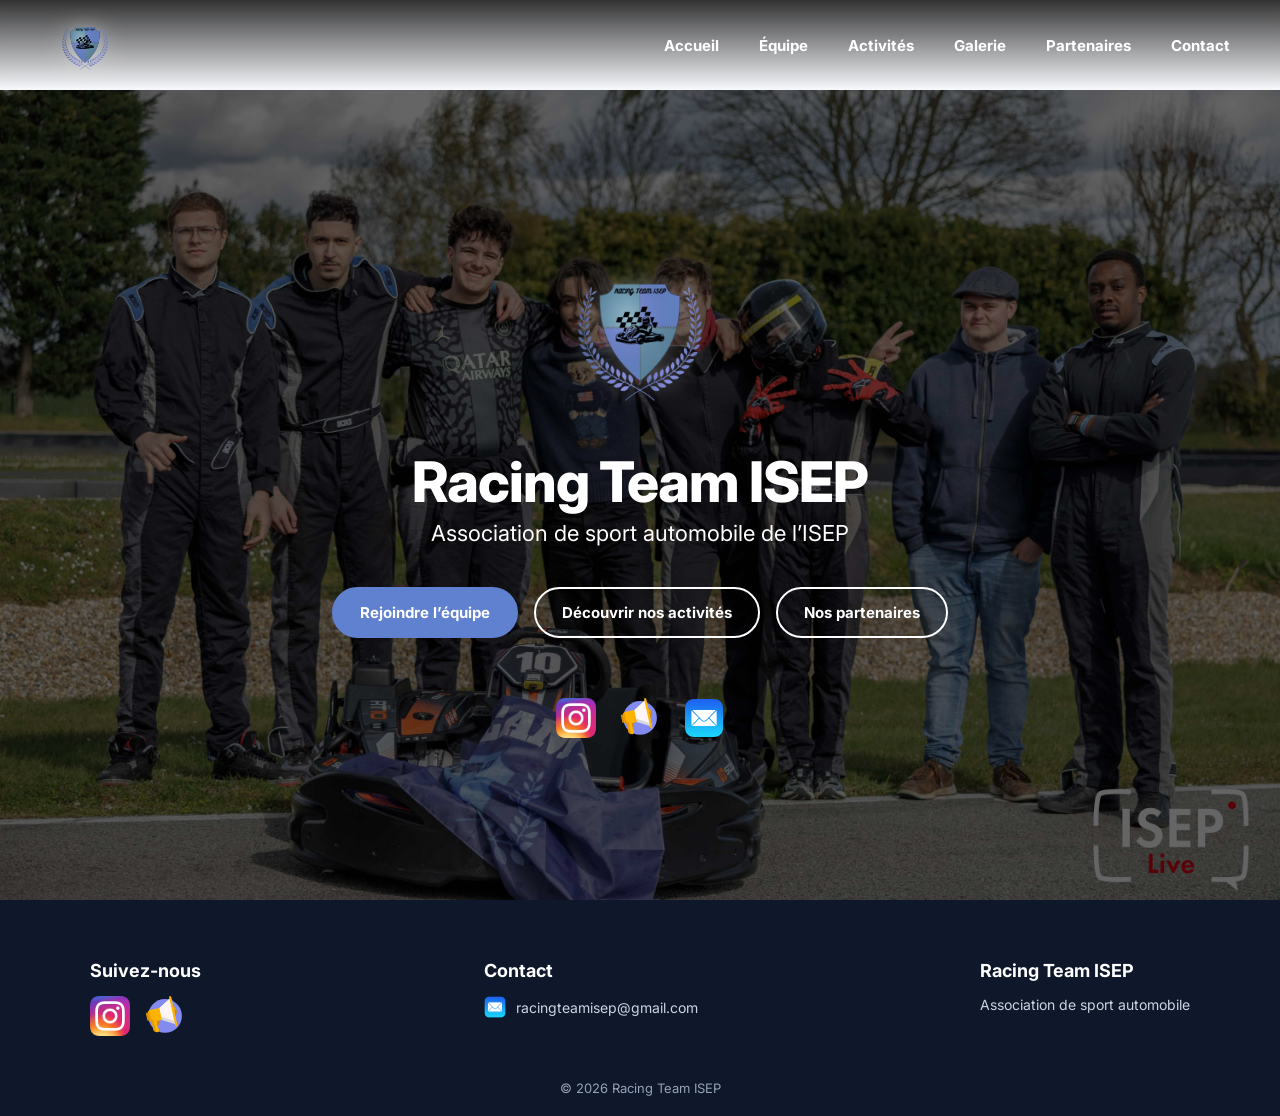
<file: index.html>
<!DOCTYPE html>
<html lang="fr">
<head>
    <meta charset="UTF-8">
    <meta name="viewport" content="width=device-width, initial-scale=1.0">
    <title>Racing Team ISEP</title>

    <!-- FONT INTER -->
    <link rel="preconnect" href="https://fonts.googleapis.com">
    <link rel="preconnect" href="https://fonts.gstatic.com" crossorigin>
    <link href="https://fonts.googleapis.com/css2?family=Inter:wght@400;500;600;700;800&display=swap" rel="stylesheet">

    <!-- CSS -->
    <link rel="stylesheet" href="style.css">

    <link rel="icon" type="image/png" href="assets/images/logos/logo_rti_transparent.png">
</head>

<body>

<header>
    <nav class="navbar">
    <div class="logo">
        <a href="index.html" class="logo-link">
            <img src="assets/images/logos/logo_rti_transparent.png" alt="Logo RTI">
        </a>
    </div>

    <div class="burger" onclick="toggleMenu()">☰</div>

    <ul class="nav-links">
        <li><a href="index.html">Accueil</a></li>
        <li><a href="equipe.html">Équipe</a></li>
        <li><a href="activites.html">Activités</a></li>
        <li><a href="galerie.html">Galerie</a></li>
        <li><a href="partenaires.html">Partenaires</a></li>
        <li><a href="contact.html">Contact</a></li>
    </ul>
    </nav>
</header>

<!-- HERO -->
<section class="hero" id="hero">
    <div class="overlay"></div>

    <div class="hero-content">

        <img src="assets/images/logos/logo_rti_transparent.png" class="hero-logo" alt="Logo Racing Team ISEP">

        <h1>Racing Team ISEP</h1>

        <p class="hero-subtitle">
            Association de sport automobile de l’ISEP
        </p>

        <div class="hero-buttons">
            <a href="contact.html" class="hero-btn hero-btn-primary">Rejoindre l’équipe</a>
            <a href="activites.html" class="hero-btn hero-btn-secondary">Découvrir nos activités</a>
            <a href="partenaires.html" class="hero-btn hero-btn-secondary">Nos partenaires</a>
        </div>

        <div class="socials">
            <a href="https://www.instagram.com/racingteamisep/" target="_blank">
                <img src="assets/images/logos/instagram.png" class="icon" alt="Instagram">
            </a>

            <a href="https://iseplife.fr/club/378238" target="_blank">
                <img src="assets/images/logos/iseplife.svg" class="icon" alt="ISEP Life">
            </a>

            <a href="mailto:racingteamisep@gmail.com">
                <img src="assets/images/logos/apple_mail.png" class="icon" alt="Mail">
            </a>
        </div>

    </div>
</section>

<!-- FOOTER -->
<footer class="footer-modern">

    <div class="footer-container">

        <div class="footer-col">
            <h3>Suivez-nous</h3>
            <div class="footer-icons">
                <a href="https://instagram.com/racingteamisep" target="_blank">
                    <img src="assets/images/logos/instagram.png" alt="Instagram">
                </a>
                <a href="https://iseplife.fr/club/378238" target="_blank">
                    <img src="assets/images/logos/iseplife.svg" alt="ISEP Life">
                </a>
            </div>
        </div>

        <div class="footer-col">
            <h3>Contact</h3>
            <div class="footer-contact">
                <img src="assets/images/logos/apple_mail.png" alt="Mail">
                <p>
                    <a href="mailto:racingteamisep@gmail.com">
                        racingteamisep@gmail.com
                    </a>
                </p>
            </div>
        </div>

        <div class="footer-col">
            <h3>Racing Team ISEP</h3>
            <p>Association de sport automobile</p>
        </div>

    </div>

    <div class="footer-bottom">
        © 2026 Racing Team ISEP
    </div>

</footer>

<!-- NAVBAR SCROLL -->
<script>
window.addEventListener("scroll", function() {
    const navbar = document.querySelector(".navbar");
    navbar.classList.toggle("scrolled", window.scrollY > 50);
});

function toggleMenu() {
    document.querySelector(".nav-links").classList.toggle("active");
}
</script>

</body>
</html>
</file>
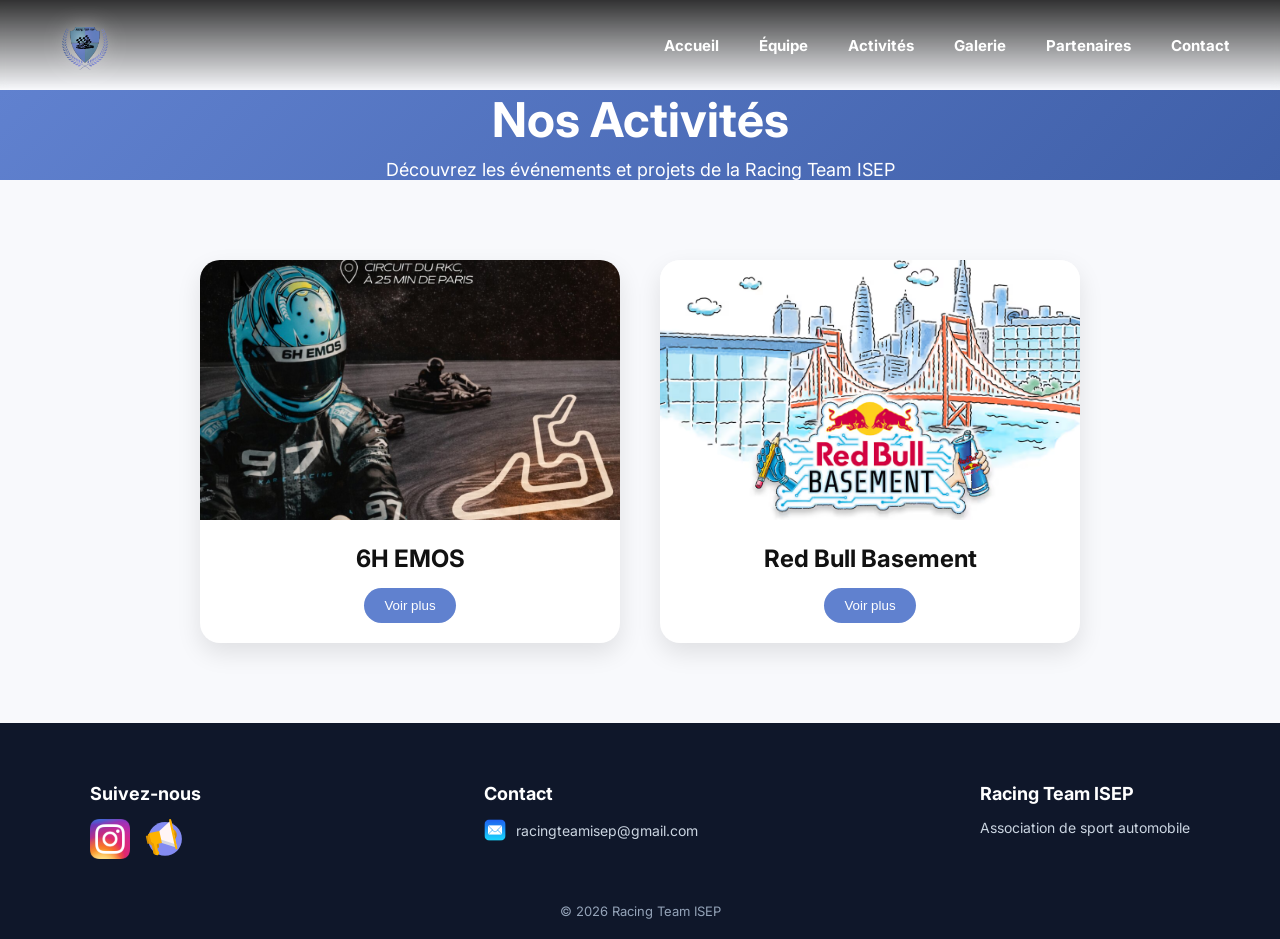
<file: activites.html>
<!DOCTYPE html>
<html lang="fr">
<head>
    <meta charset="UTF-8">
    <meta name="viewport" content="width=device-width, initial-scale=1.0">
    <title>Activités - RTI</title>

    <!-- FONT INTER -->
    <link rel="preconnect" href="https://fonts.googleapis.com">
    <link rel="preconnect" href="https://fonts.gstatic.com" crossorigin>
    <link href="https://fonts.googleapis.com/css2?family=Inter:wght@400;500;600;700;800&display=swap" rel="stylesheet">

    <!-- CSS -->
    <link rel="stylesheet" href="style.css">

    <link rel="icon" type="image/png" href="assets/images/logos/logo_rti_transparent.png">
</head>

<body>

<header>
    <nav class="navbar">
    <div class="logo">
        <a href="index.html" class="logo-link">
            <img src="assets/images/logos/logo_rti_transparent.png" alt="Logo RTI">
        </a>
    </div>

    <div class="burger" onclick="toggleMenu()">☰</div>

    <ul class="nav-links">
        <li><a href="index.html">Accueil</a></li>
        <li><a href="equipe.html">Équipe</a></li>
        <li><a href="activites.html">Activités</a></li>
        <li><a href="galerie.html">Galerie</a></li>
        <li><a href="partenaires.html">Partenaires</a></li>
        <li><a href="contact.html">Contact</a></li>
    </ul>
    </nav>
</header>

<!-- HERO -->
<section class="activites-hero">
    <h1>Nos Activités</h1>
    <p>Découvrez les événements et projets de la Racing Team ISEP</p>
</section>

<!-- CARTES -->
<section class="activites-cards">

    <div class="card">
        <img src="assets/images/activities/affiche_6h_EMOS_RTI.jpg" alt="6H EMOS">
        <div class="card-content">
            <h2>6H EMOS</h2>
            <button onclick="openPopup('emos')">Voir plus</button>
        </div>
    </div>

    <div class="card">
        <img src="assets/images/activities/red-bull-basement-silicon-valley.avif" alt="Red Bull Basement">
        <div class="card-content">
            <h2>Red Bull Basement</h2>
            <button onclick="openPopup('redbull')">Voir plus</button>
        </div>
    </div>

</section>

<!-- POPUP EMOS -->
<div id="popup-emos" class="popup">
    <div class="popup-content">

        <span class="close" onclick="closePopup('emos')">&times;</span>

        <img src="assets/images/activities/brochure_6H_EMOS.jpg" class="popup-img"><br>

        <h2>6H EMOS</h2><br>

<p><strong>La Racing Team ISEP aux 6H EMOS</strong></p><br>

<p>
La Racing Team ISEP a participé aux 6H EMOS, une course d’endurance inter-universitaire organisée par ESTACA Motorsport sur le circuit RKC Karting.
</p><br>

<p>
La course a eu lieu le 28 mars 2026, de 13h à 21h, sur le circuit RKC Karting.
</p><br>

<p>
Elle comprenait 40 minutes de qualifications suivies de 6 heures de course d’endurance, retransmise sur Twitch.
</p><br>

<p>
Plusieurs écoles étaient présentes, notamment l’ESTACA, l’ECE, l’ISAT, l’ESCE, l’ESILV, INGENSIA, l’EPF et l’EEMI.
</p><br>

<p>
Six pilotes représentaient la Racing Team ISEP, avec un tarif de participation de 35 €.
</p><br>

<p>
La présence de Red Bull et l’ambiance inter-universitaire ont rendu l’événement encore plus marquant pour la RTI.
</p>

    </div>
</div>

<!-- POPUP REDBULL -->
<div id="popup-redbull" class="popup">
    <div class="popup-content">

        <span class="close" onclick="closePopup('redbull')">&times;</span>

        <h2>Red Bull Basement</h2><br>

        <p>
        La Racing Team ISEP a été contactée par Red Bull dans le cadre de leur programme Red Bull Basement, dédié aux étudiants qui souhaitent développer un projet innovant.
        </p><br>

        <p>
        Le concept est simple : proposer une idée et la développer avec l’aide de l’intelligence artificielle.
        </p><br>

        <p>
        Le projet sélectionné représentera la France lors de la finale internationale, avec un financement pouvant aller jusqu’à 100 000 $ pour concrétiser l’idée.
        </p><br>

        <p>
        Le programme est ouvert à tous les étudiants, avec une date limite fixée au 19 avril.
        </p><br>

        <p>
        Des actions peuvent être mises en place à l’ISEP, comme des stands, des distributions ou de la communication autour de l’événement.
        </p><br>

        <p>
            <a href="https://www.redbull.com/fr-fr/events/red-bull-basement-france-2026" target="_blank">
                Voir l'événement
            </a>
        </p><br>

    </div>
</div>

<!-- SCRIPT -->
<script>
function openPopup(type) {
    document.getElementById("popup-" + type).style.display = "flex";
}

function closePopup(type) {
    document.getElementById("popup-" + type).style.display = "none";
}

// fermeture clic extérieur
document.querySelectorAll(".popup").forEach(popup => {
    popup.addEventListener("click", (e) => {
        if (!e.target.closest(".popup-content")) {
            popup.style.display = "none";
        }
    });
});

// fermeture ESC
document.addEventListener("keydown", (e) => {
    if (e.key === "Escape") {
        document.querySelectorAll(".popup").forEach(p => p.style.display = "none");
    }
});
</script>

<!-- FOOTER -->
<footer class="footer-modern">

    <div class="footer-container">

        <div class="footer-col">
            <h3>Suivez-nous</h3>
            <div class="footer-icons">
                <a href="https://instagram.com/racingteamisep" target="_blank">
                    <img src="assets/images/logos/instagram.png">
                </a>
                <a href="https://iseplife.fr/club/378238" target="_blank">
                    <img src="assets/images/logos/iseplife.svg">
                </a>
            </div>
        </div>

        <div class="footer-col">
            <h3>Contact</h3>
            <div class="footer-contact">
                <img src="assets/images/logos/apple_mail.png">
                <p>
                    <a href="mailto:racingteamisep@gmail.com">
                        racingteamisep@gmail.com
                    </a>
                </p>
            </div>
        </div>

        <div class="footer-col">
            <h3>Racing Team ISEP</h3>
            <p>Association de sport automobile</p>
        </div>

    </div>

    <div class="footer-bottom">
        © 2026 Racing Team ISEP
    </div>

</footer>

<script>
window.addEventListener("scroll", function() {
    const navbar = document.querySelector(".navbar");
    navbar.classList.toggle("scrolled", window.scrollY > 50);
});

function toggleMenu() {
    document.querySelector(".nav-links").classList.toggle("active");
}
</script>

</body>
</html>
</file>
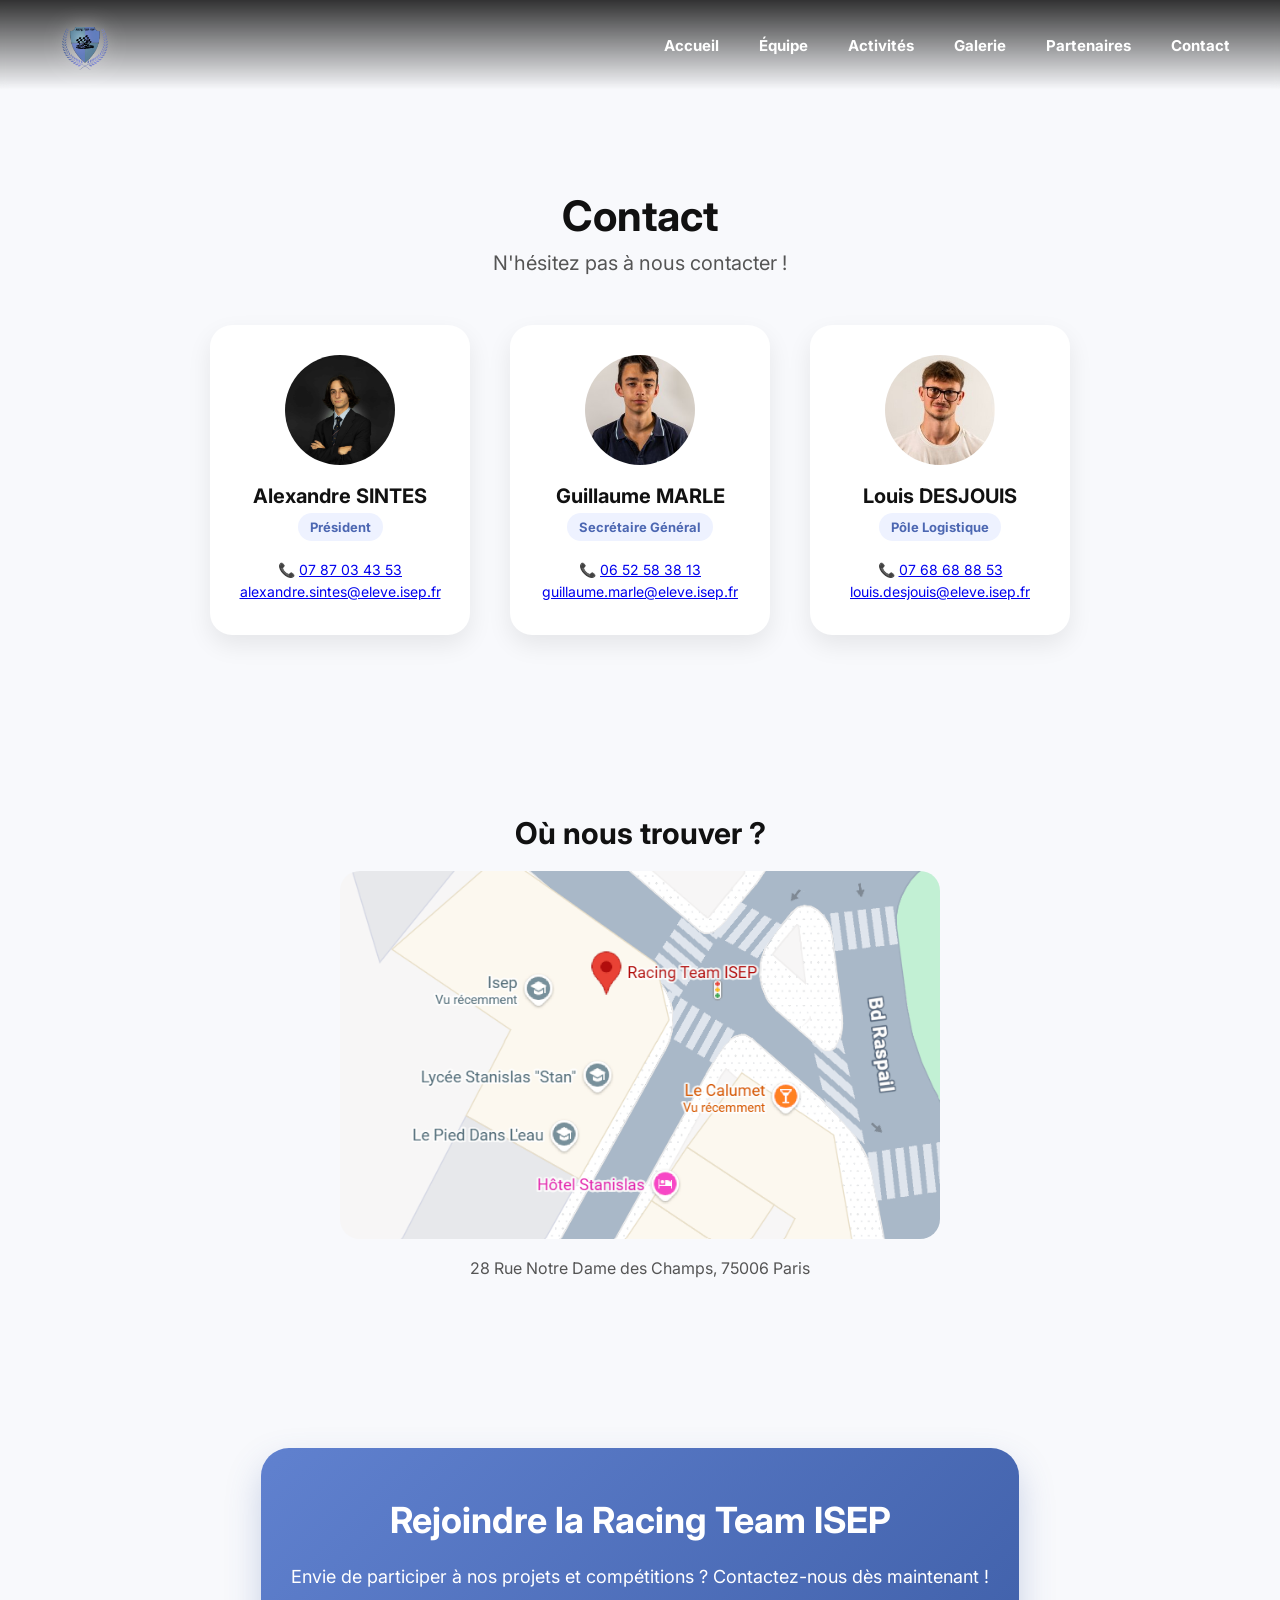
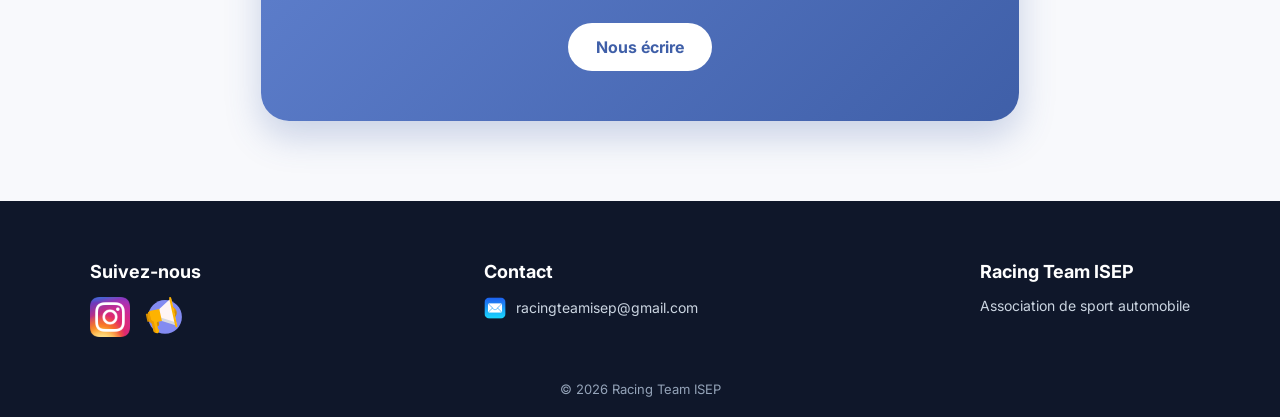
<file: contact.html>
<!DOCTYPE html>
<html lang="fr">
<head>
    <meta charset="UTF-8">
    <meta name="viewport" content="width=device-width, initial-scale=1.0">
    <title>Contact - RTI</title>

    <!-- FONT INTER -->
    <link rel="preconnect" href="https://fonts.googleapis.com">
    <link rel="preconnect" href="https://fonts.gstatic.com" crossorigin>
    <link href="https://fonts.googleapis.com/css2?family=Inter:wght@400;500;600;700;800&display=swap" rel="stylesheet">

    <!-- CSS -->
    <link rel="stylesheet" href="style.css">

    <link rel="icon" type="image/png" href="assets/images/logos/logo_rti_transparent.png">
</head>

<body>

<header>
    <nav class="navbar">
    <div class="logo">
        <a href="index.html" class="logo-link">
            <img src="assets/images/logos/logo_rti_transparent.png" alt="Logo RTI">
        </a>
    </div>

    <div class="burger" onclick="toggleMenu()">☰</div>

    <ul class="nav-links">
        <li><a href="index.html">Accueil</a></li>
        <li><a href="equipe.html">Équipe</a></li>
        <li><a href="activites.html">Activités</a></li>
        <li><a href="galerie.html">Galerie</a></li>
        <li><a href="partenaires.html">Partenaires</a></li>
        <li><a href="contact.html">Contact</a></li>
    </ul>
    </nav>
</header>

<!-- CONTACT -->
<section class="contact-section">

    <h1>Contact</h1>
    <p class="contact-subtitle">N'hésitez pas à nous contacter !</p>

    <div class="contact-grid">

        <!-- Alexandre -->
        <div class="contact-card-premium">
            <img src="assets/images/team/alexandre.jpg" alt="Alexandre Sintes">
            <h3>Alexandre SINTES</h3>
            <span>Président</span>

            <p>📞 <a href="tel:0787034353">07 87 03 43 53</a></p>
            <p><a href="mailto:alexandre.sintes@eleve.isep.fr">alexandre.sintes@eleve.isep.fr</a></p>
        </div>

        <!-- Guillaume -->
        <div class="contact-card-premium">
            <img src="assets/images/team/guillaume.jpg" alt="Guillaume Marle">
            <h3>Guillaume MARLE</h3>
            <span>Secrétaire Général</span>

            <p>📞 <a href="tel:0652583813">06 52 58 38 13</a></p>
            <p><a href="mailto:guillaume.marle@eleve.isep.fr">guillaume.marle@eleve.isep.fr</a></p>
        </div>

        <!-- Louis -->
        <div class="contact-card-premium">
            <img src="assets/images/team/louis_desjouis.jpg" alt="Louis Desjouis">
            <h3>Louis DESJOUIS</h3>
            <span>Pôle Logistique</span>

            <p>📞 <a href="tel:0768688853">07 68 68 88 53</a></p>
            <p><a href="mailto:louis.desjouis@eleve.isep.fr">louis.desjouis@eleve.isep.fr</a></p>
        </div>

    </div>

</section>

<!-- MAP -->
<section class="map-section">

    <h2>Où nous trouver ?</h2>

    <a href="https://www.google.com/maps?q=28+Rue+Notre+Dame+des+Champs+75006+Paris" target="_blank">
        <img src="assets/images/map.png" class="map-premium" alt="Localisation RTI">
    </a>

    <p class="address">28 Rue Notre Dame des Champs, 75006 Paris</p>

</section>

<!-- CTA -->
<section class="cta-section">
    <h2>Rejoindre la Racing Team ISEP</h2>
    <p>Envie de participer à nos projets et compétitions ? Contactez-nous dès maintenant !</p>
    <a href="mailto:racingteamisep@gmail.com" class="cta-button">Nous écrire</a>
</section>

<!-- FOOTER -->
<footer class="footer-modern">

    <div class="footer-container">

        <div class="footer-col">
            <h3>Suivez-nous</h3>
            <div class="footer-icons">
                <a href="https://instagram.com/racingteamisep" target="_blank">
                    <img src="assets/images/logos/instagram.png" alt="Instagram">
                </a>
                <a href="https://iseplife.fr/club/378238" target="_blank">
                    <img src="assets/images/logos/iseplife.svg" alt="ISEP Life">
                </a>
            </div>
        </div>

        <div class="footer-col">
            <h3>Contact</h3>
            <div class="footer-contact">
                <img src="assets/images/logos/apple_mail.png" alt="Mail">
                <p>
                    <a href="mailto:racingteamisep@gmail.com">
                        racingteamisep@gmail.com
                    </a>
                </p>
            </div>
        </div>

        <div class="footer-col">
            <h3>Racing Team ISEP</h3>
            <p>Association de sport automobile</p>
        </div>

    </div>

    <div class="footer-bottom">
        © 2026 Racing Team ISEP
    </div>

</footer>

<script>
window.addEventListener("scroll", function() {
    const navbar = document.querySelector(".navbar");
    navbar.classList.toggle("scrolled", window.scrollY > 50);
});

function toggleMenu() {
    document.querySelector(".nav-links").classList.toggle("active");
}
</script>

</body>
</html>
</file>
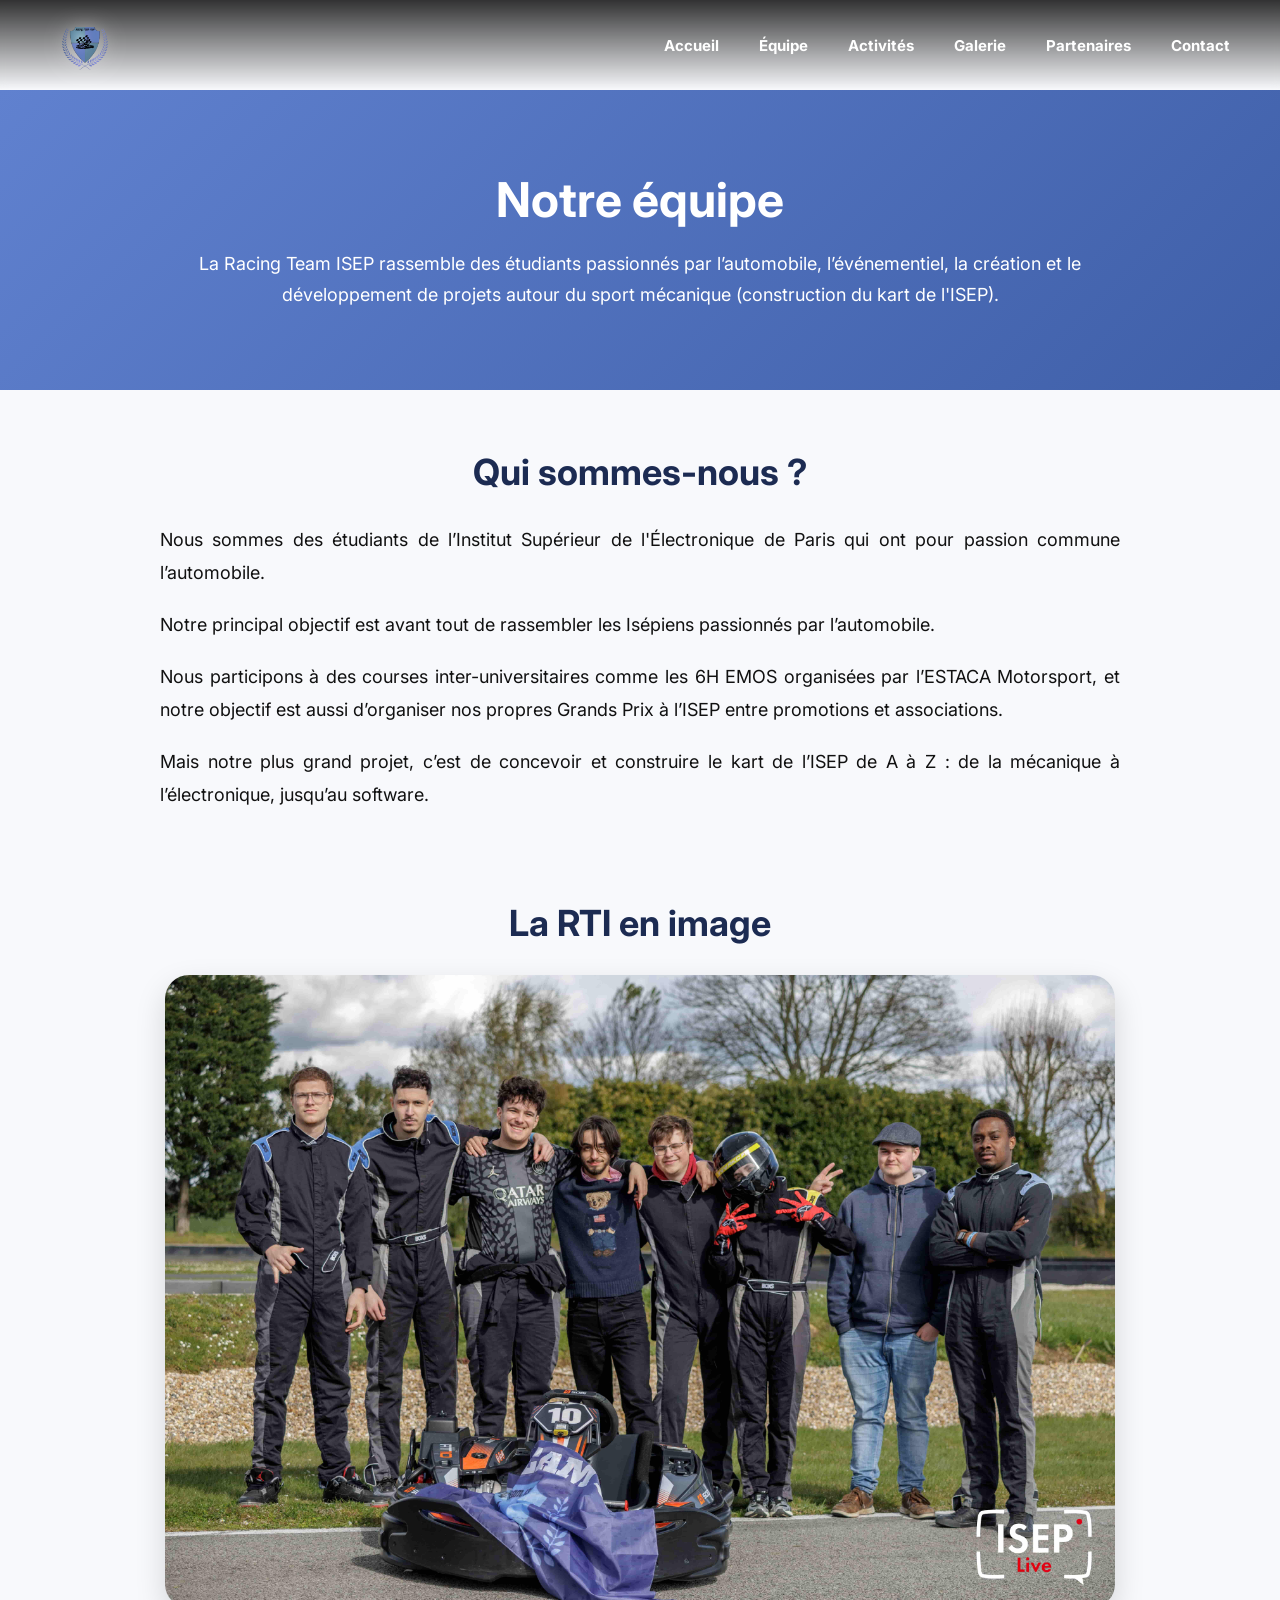
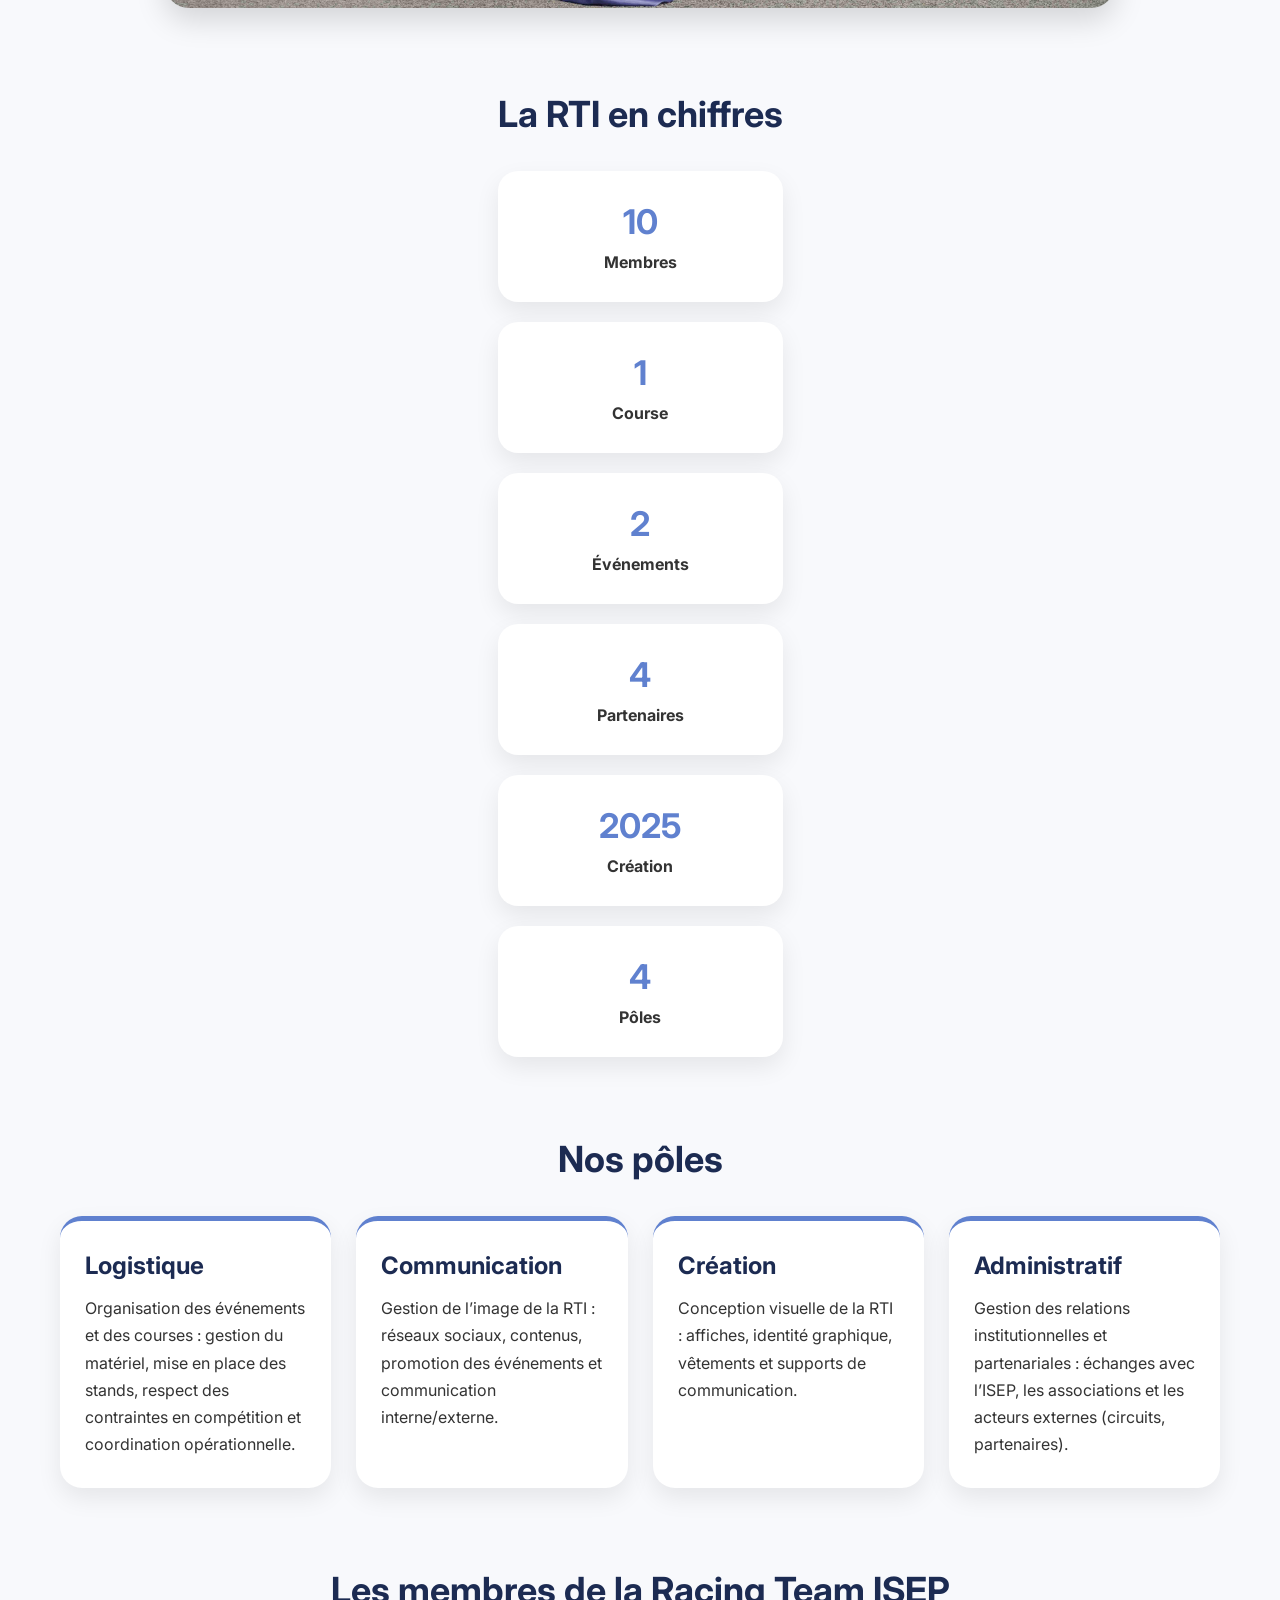
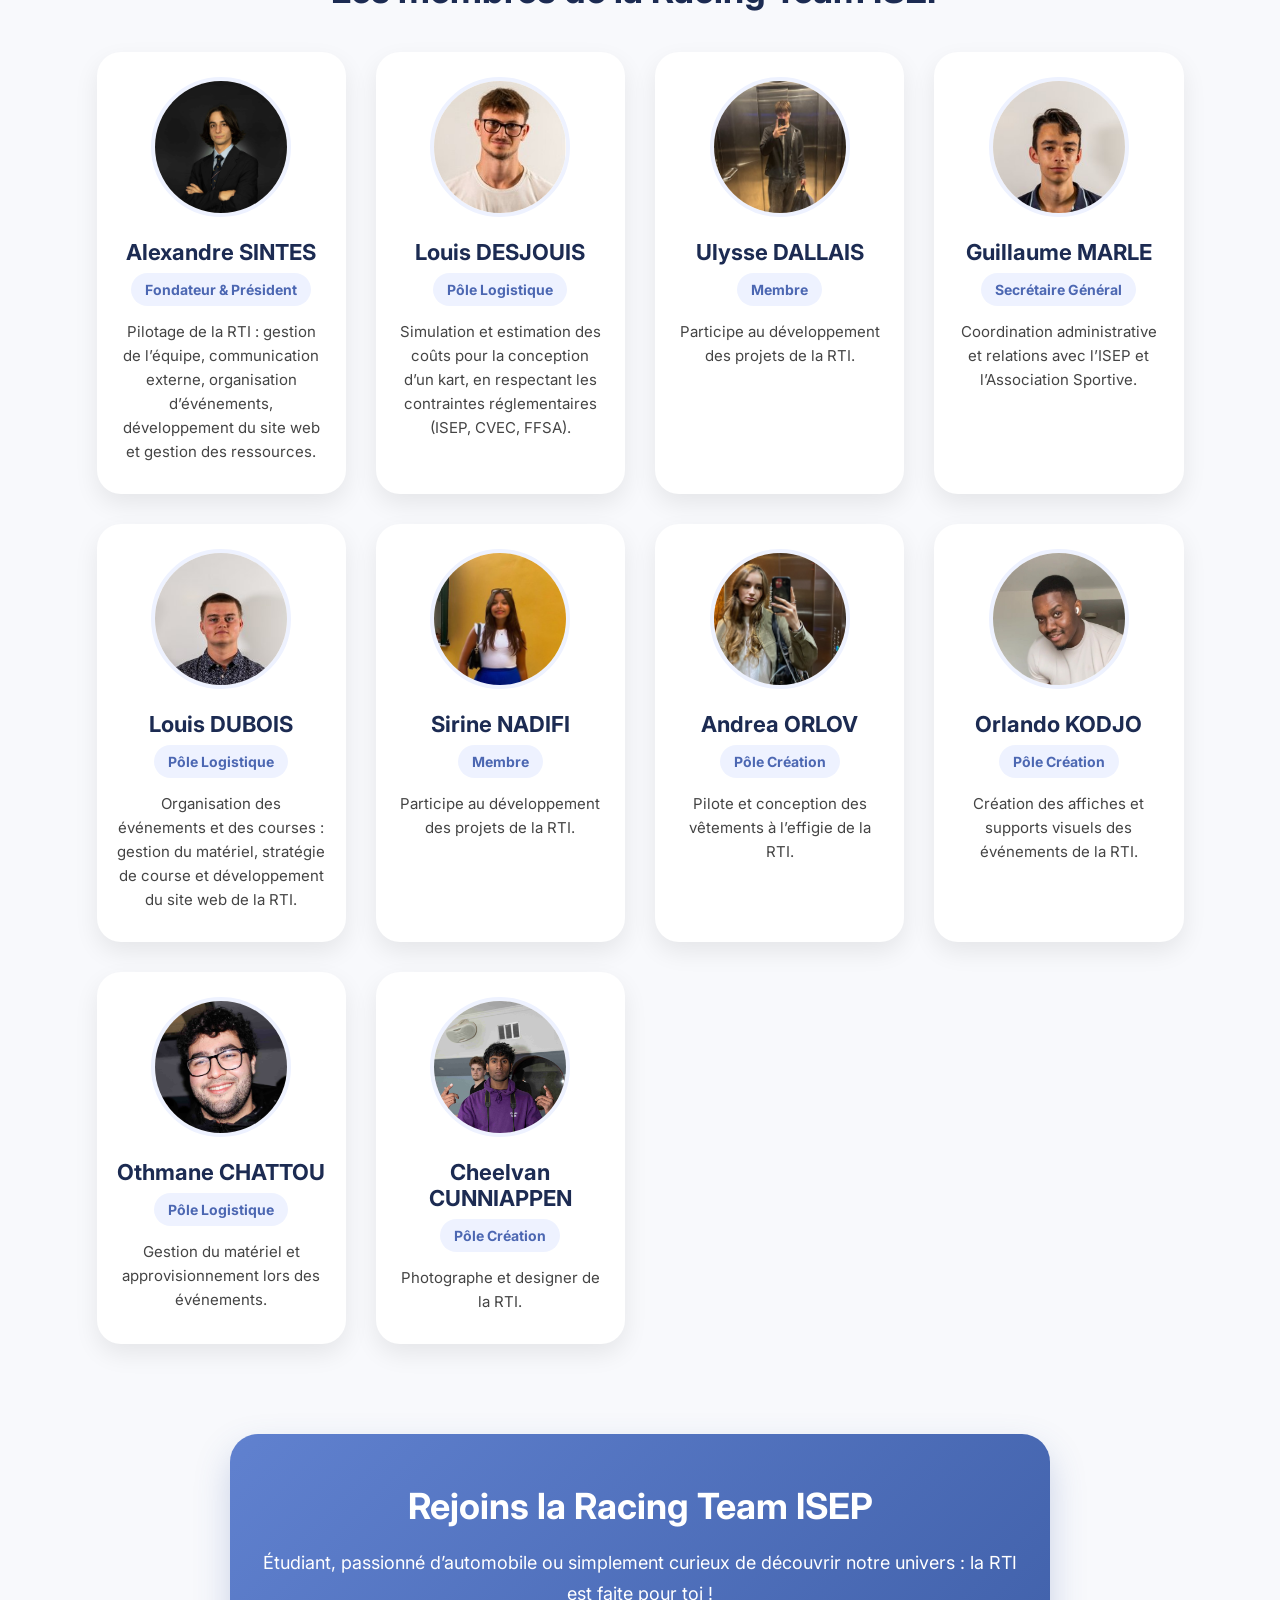
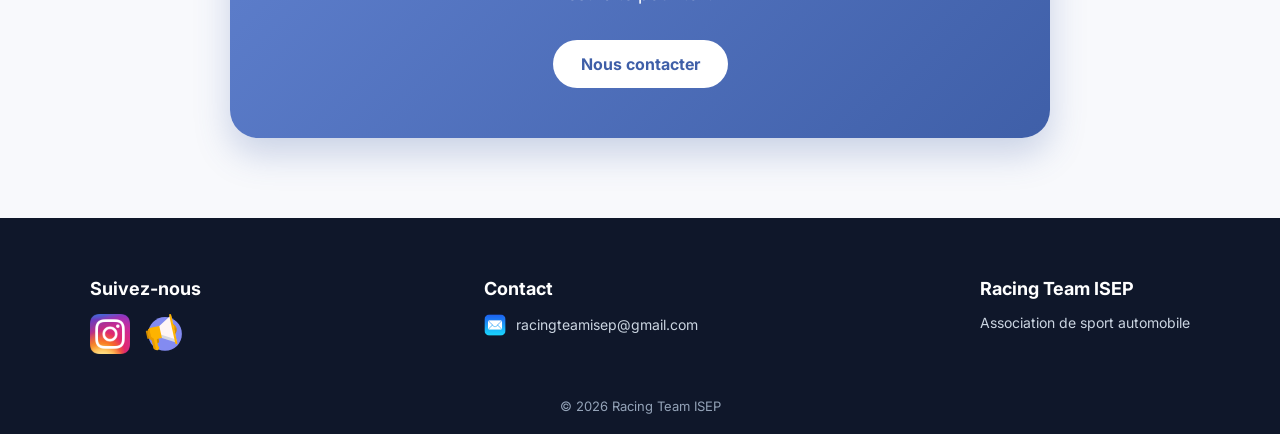
<file: equipe.html>
<!DOCTYPE html>
<html lang="fr">
<head>
    <meta charset="UTF-8">
    <meta name="viewport" content="width=device-width, initial-scale=1.0">
    <title>Équipe - RTI</title>

    <!-- FONT INTER -->
    <link rel="preconnect" href="https://fonts.googleapis.com">
    <link rel="preconnect" href="https://fonts.gstatic.com" crossorigin>
    <link href="https://fonts.googleapis.com/css2?family=Inter:wght@400;500;600;700;800&display=swap" rel="stylesheet">

    <!-- CSS -->
    <link rel="stylesheet" href="style.css">

    <!-- ICON -->
    <link rel="icon" type="image/png" href="assets/images/logos/logo_rti_transparent.png">
</head>

<body>

<header>
    <nav class="navbar">
        <div class="logo">
            <a href="index.html" class="logo-link">
                <img src="assets/images/logos/logo_rti_transparent.png" alt="Logo RTI">
            </a>
        </div>

        <div class="burger" onclick="toggleMenu()">☰</div>

        <ul class="nav-links">
            <li><a href="index.html">Accueil</a></li>
            <li><a href="equipe.html">Équipe</a></li>
            <li><a href="activites.html">Activités</a></li>
            <li><a href="galerie.html">Galerie</a></li>
            <li><a href="partenaires.html">Partenaires</a></li>
            <li><a href="contact.html">Contact</a></li>
        </ul>
    </nav>
</header>

<!-- HERO -->
<section class="team-hero">
    <div class="team-hero-content">
        <h1>Notre équipe</h1>
        <p>
            La Racing Team ISEP rassemble des étudiants passionnés par l’automobile, l’événementiel,
            la création et le développement de projets autour du sport mécanique (construction du kart de l'ISEP).
        </p>
    </div>
</section>

<!-- ABOUT -->
<section class="about">
    <h2>Qui sommes-nous ?</h2>

    <p>
        Nous sommes des étudiants de l’Institut Supérieur de l'Électronique de Paris qui ont pour passion commune l’automobile.
    </p>

    <p>
        Notre principal objectif est avant tout de rassembler les Isépiens passionnés par l’automobile.
    </p>

    <p>
        Nous participons à des courses inter-universitaires comme les 6H EMOS organisées par l’ESTACA Motorsport,
        et notre objectif est aussi d’organiser nos propres Grands Prix à l’ISEP entre promotions et associations.
    </p>

    <p>
        Mais notre plus grand projet, c’est de concevoir et construire le kart de l’ISEP de A à Z :
        de la mécanique à l’électronique, jusqu’au software.
    </p>
</section>

<!-- PHOTO -->
<section class="team-photo-section">
    <h2>La RTI en image</h2>
    <img src="assets/images/team/team_banner.jpg" alt="Photo d'équipe RTI" class="team-photo">
</section>

<!-- STATS -->
<section class="stats-section">
    <h2>La RTI en chiffres</h2>
    <div class="stats-container">
        <div class="stat-card"><h3>10</h3><p>Membres</p></div>
        <div class="stat-card"><h3>1</h3><p>Course</p></div>
        <div class="stat-card"><h3>2</h3><p>Événements</p></div>
        <div class="stat-card"><h3>4</h3><p>Partenaires</p></div>
        <div class="stat-card"><h3>2025</h3><p>Création</p></div>
        <div class="stat-card"><h3>4</h3><p>Pôles</p></div>
    </div>
</section>

<!-- POLES -->
<section class="poles-section">
    <h2>Nos pôles</h2>

    <div class="poles-container">

        <div class="pole-card">
            <h3>Logistique</h3>
            <p>
                Organisation des événements et des courses : gestion du matériel, mise en place des stands,
                respect des contraintes en compétition et coordination opérationnelle.
            </p>
        </div>

        <div class="pole-card">
            <h3>Communication</h3>
            <p>
                Gestion de l’image de la RTI : réseaux sociaux, contenus, promotion des événements
                et communication interne/externe.
            </p>
        </div>

        <div class="pole-card">
            <h3>Création</h3>
            <p>
                Conception visuelle de la RTI : affiches, identité graphique, vêtements
                et supports de communication.
            </p>
        </div>

        <div class="pole-card">
            <h3>Administratif</h3>
            <p>
                Gestion des relations institutionnelles et partenariales :
                échanges avec l’ISEP, les associations et les acteurs externes (circuits, partenaires).
            </p>
        </div>

    </div>
</section>

<!-- MEMBERS -->
<section class="members-section">
    <h2>Les membres de la Racing Team ISEP</h2>

    <div class="team-container">

        <div class="member">
            <img src="assets/images/team/alexandre.jpg">
            <h3>Alexandre SINTES</h3>
            <span>Fondateur & Président</span>
            <p>
                Pilotage de la RTI : gestion de l’équipe, communication externe, organisation d’événements,
                développement du site web et gestion des ressources.
            </p>
        </div>

        <div class="member">
            <img src="assets/images/team/louis_desjouis.jpg">
            <h3>Louis DESJOUIS</h3>
            <span>Pôle Logistique</span>
            <p>
                Simulation et estimation des coûts pour la conception d’un kart,
                en respectant les contraintes réglementaires (ISEP, CVEC, FFSA).
            </p>
        </div>

        <div class="member">
            <img src="assets/images/team/ulysse.jpg">
            <h3>Ulysse DALLAIS</h3>
            <span>Membre</span>
            <p>Participe au développement des projets de la RTI.</p>
        </div>

        <div class="member">
            <img src="assets/images/team/guillaume.jpg">
            <h3>Guillaume MARLE</h3>
            <span>Secrétaire Général</span>
            <p>
                Coordination administrative et relations avec l’ISEP et l’Association Sportive.
            </p>
        </div>

        <div class="member">
            <img src="assets/images/team/louis_dubois.jpg">
            <h3>Louis DUBOIS</h3>
            <span>Pôle Logistique</span>
            <p>
                Organisation des événements et des courses : gestion du matériel,
                stratégie de course et développement du site web de la RTI.
            </p>
        </div>

        <div class="member">
            <img src="assets/images/team/sirine.jpg">
            <h3>Sirine NADIFI</h3>
            <span>Membre</span>
            <p>Participe au développement des projets de la RTI.</p>
        </div>

        <div class="member">
            <img src="assets/images/team/andrea.jpg">
            <h3>Andrea ORLOV</h3>
            <span>Pôle Création</span>
            <p>Pilote et conception des vêtements à l’effigie de la RTI.</p>
        </div>

        <div class="member">
            <img src="assets/images/team/orlando.jpg">
            <h3>Orlando KODJO</h3>
            <span>Pôle Création</span>
            <p>Création des affiches et supports visuels des événements de la RTI.</p>
        </div>

        <div class="member">
            <img src="assets/images/team/othmane.jpg">
            <h3>Othmane CHATTOU</h3>
            <span>Pôle Logistique</span>
            <p>Gestion du matériel et approvisionnement lors des événements.</p>
        </div>

        <div class="member">
            <img src="assets/images/team/cheelvan.jpg">
            <h3>Cheelvan CUNNIAPPEN</h3>
            <span>Pôle Création</span>
            <p>Photographe et designer de la RTI.</p>
        </div>

    </div>
</section>

<!-- CTA -->
<section class="cta-section">
    <h2>Rejoins la Racing Team ISEP</h2>
    <p>
        Étudiant, passionné d’automobile ou simplement curieux de découvrir notre univers :
        la RTI est faite pour toi !
    </p>
    <a href="contact.html" class="cta-button">Nous contacter</a>
</section>

<!-- FOOTER -->
<footer class="footer-modern">
    <div class="footer-container">

        <div class="footer-col">
            <h3>Suivez-nous</h3>
            <div class="footer-icons">
                <a href="https://instagram.com/racingteamisep" target="_blank">
                    <img src="assets/images/logos/instagram.png">
                </a>
                <a href="https://iseplife.fr/club/378238" target="_blank">
                    <img src="assets/images/logos/iseplife.svg">
                </a>
            </div>
        </div>

        <div class="footer-col">
            <h3>Contact</h3>
            <div class="footer-contact">
                <img src="assets/images/logos/apple_mail.png">
                <p>
                    <a href="mailto:racingteamisep@gmail.com">
                        racingteamisep@gmail.com
                    </a>
                </p>
            </div>
        </div>

        <div class="footer-col">
            <h3>Racing Team ISEP</h3>
            <p>Association de sport automobile</p>
        </div>

    </div>

    <div class="footer-bottom">
        © 2026 Racing Team ISEP
    </div>
</footer>

<script>
window.addEventListener("scroll", function() {
    const navbar = document.querySelector(".navbar");
    navbar.classList.toggle("scrolled", window.scrollY > 50);
});

function toggleMenu() {
    document.querySelector(".nav-links").classList.toggle("active");
}
</script>

</body>
</html>
</file>
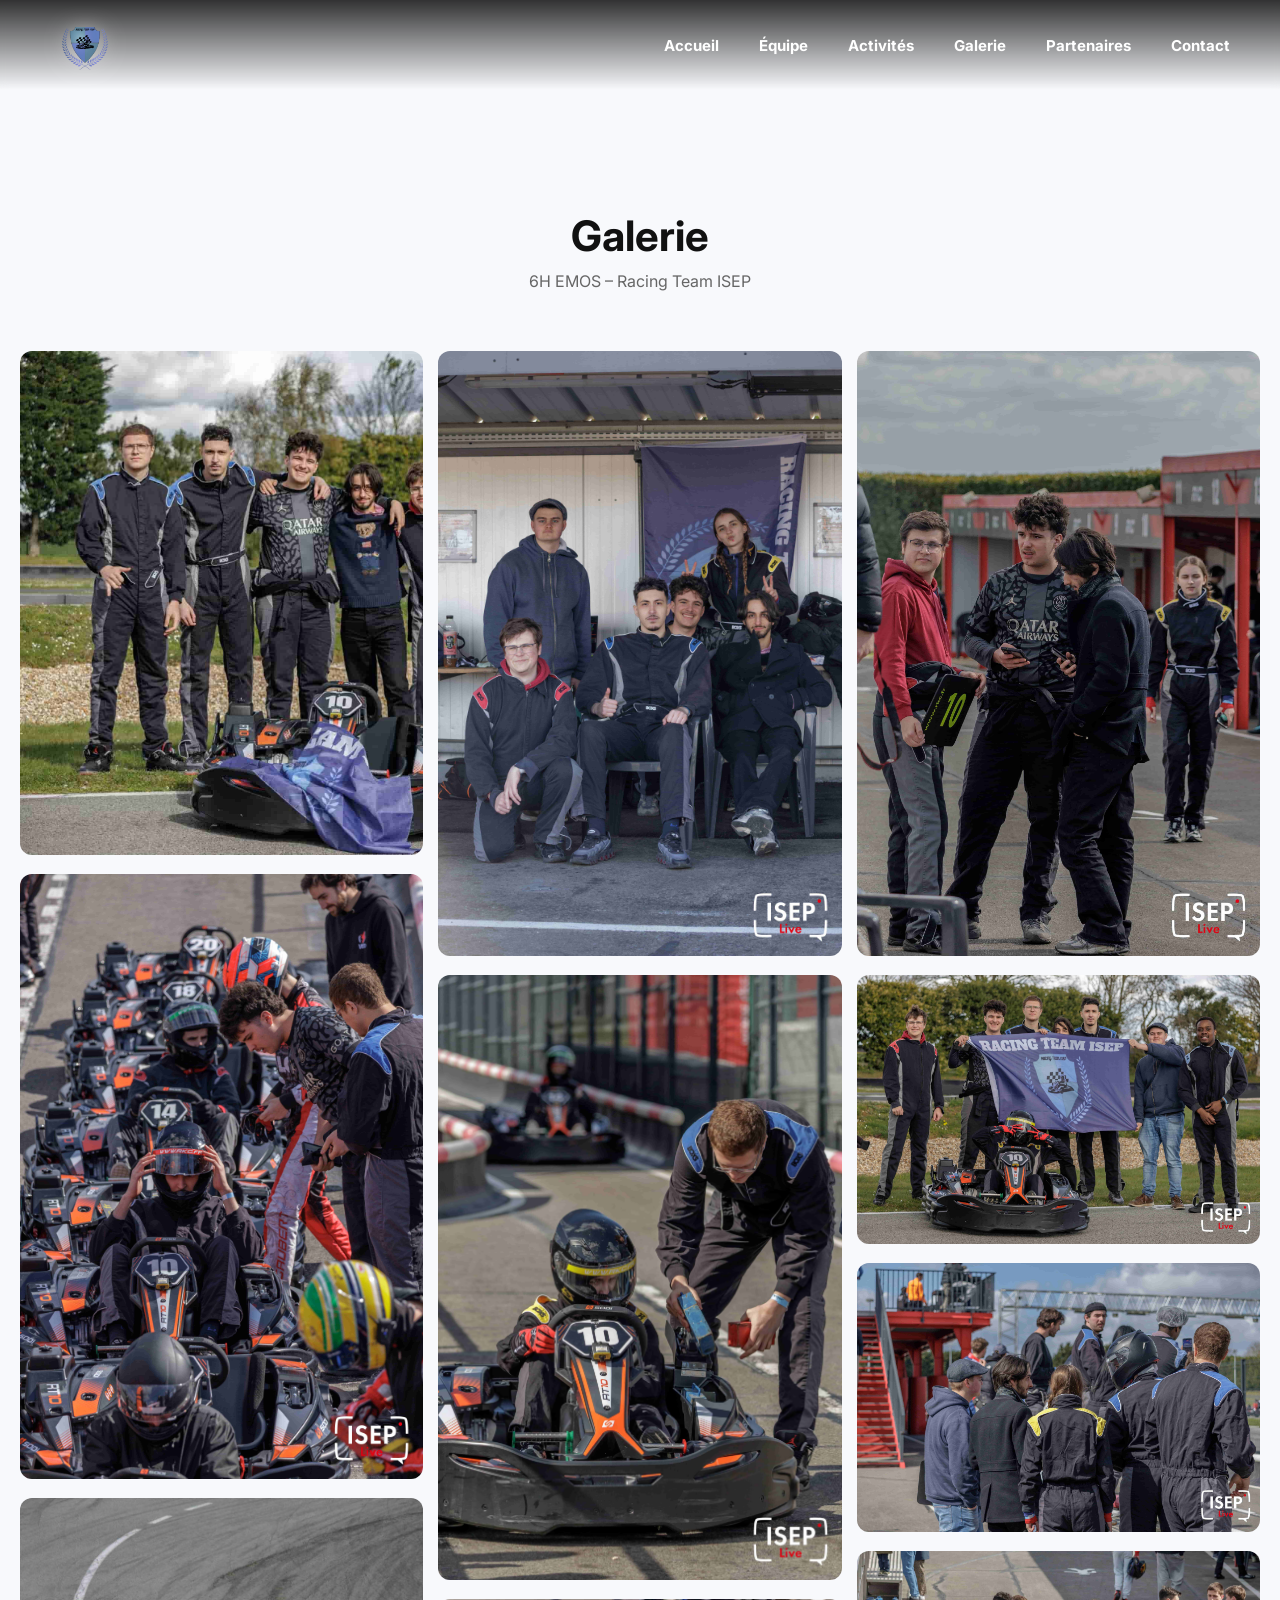
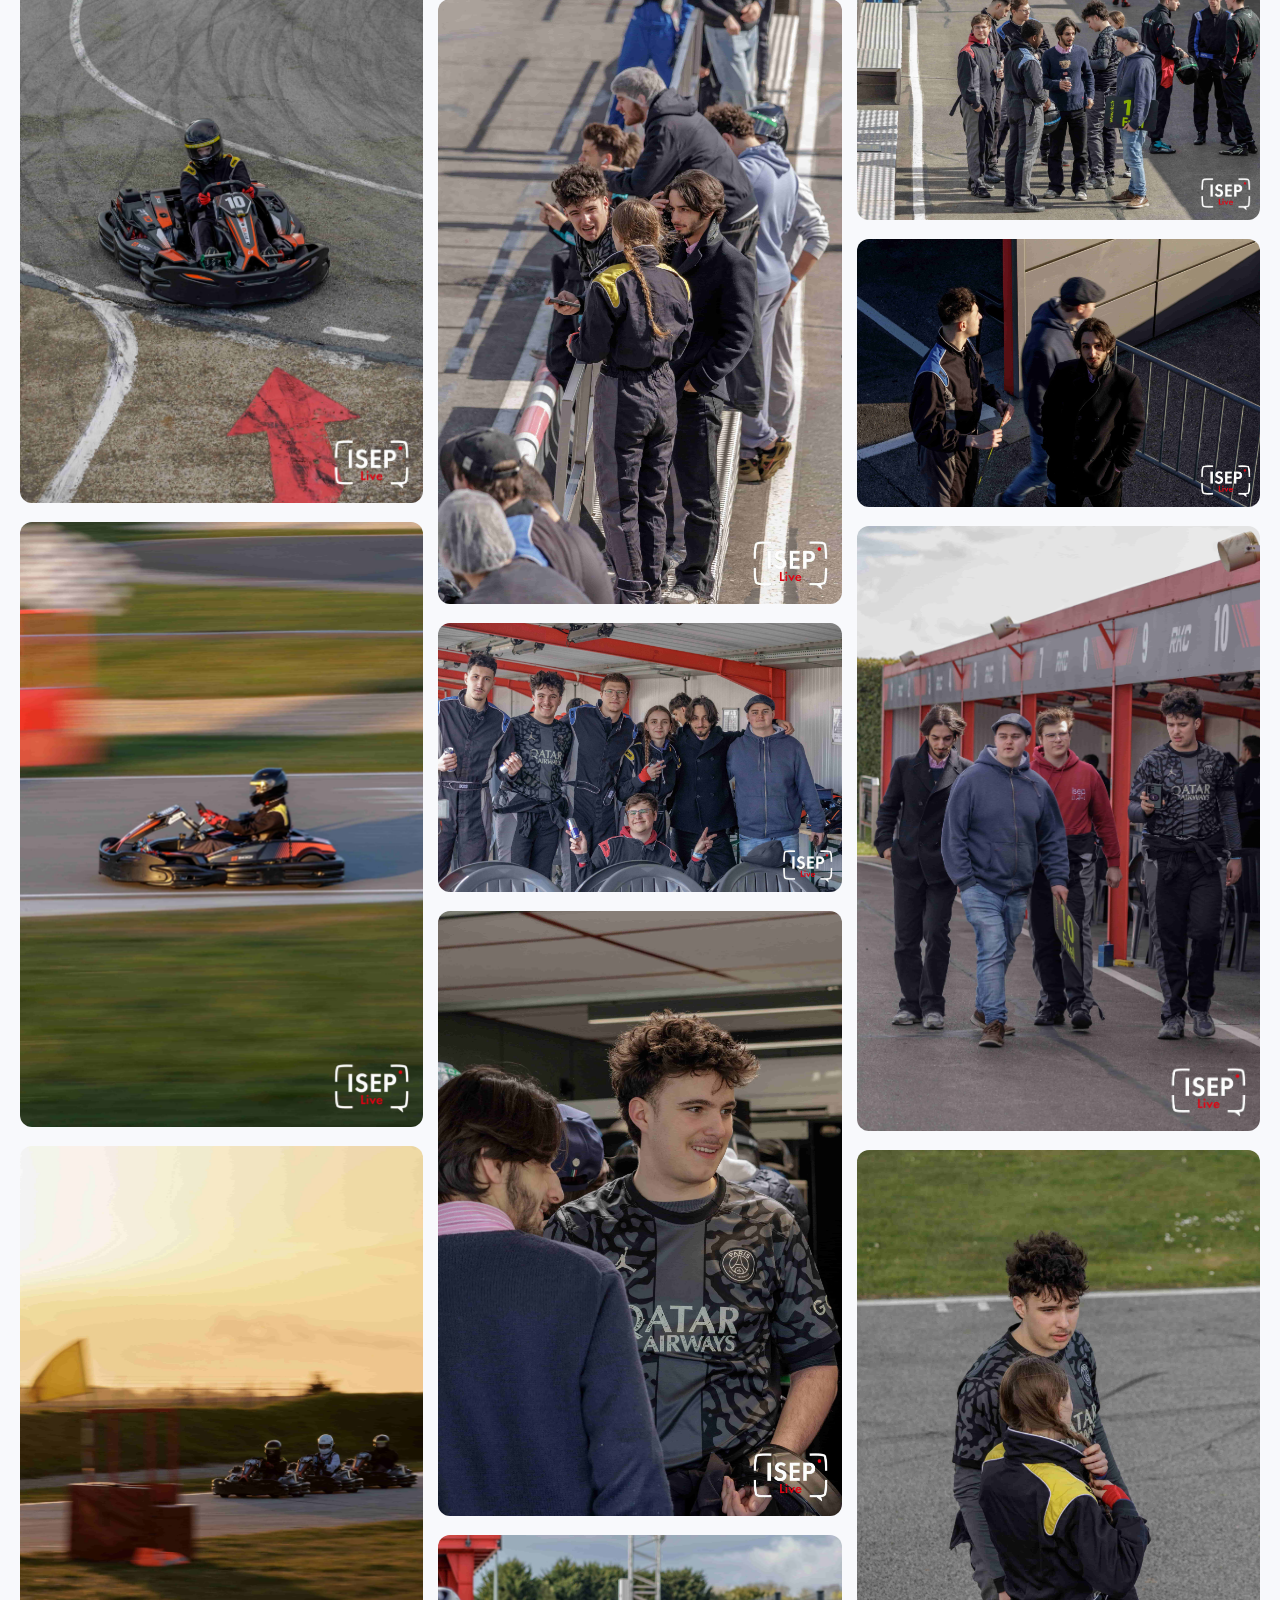
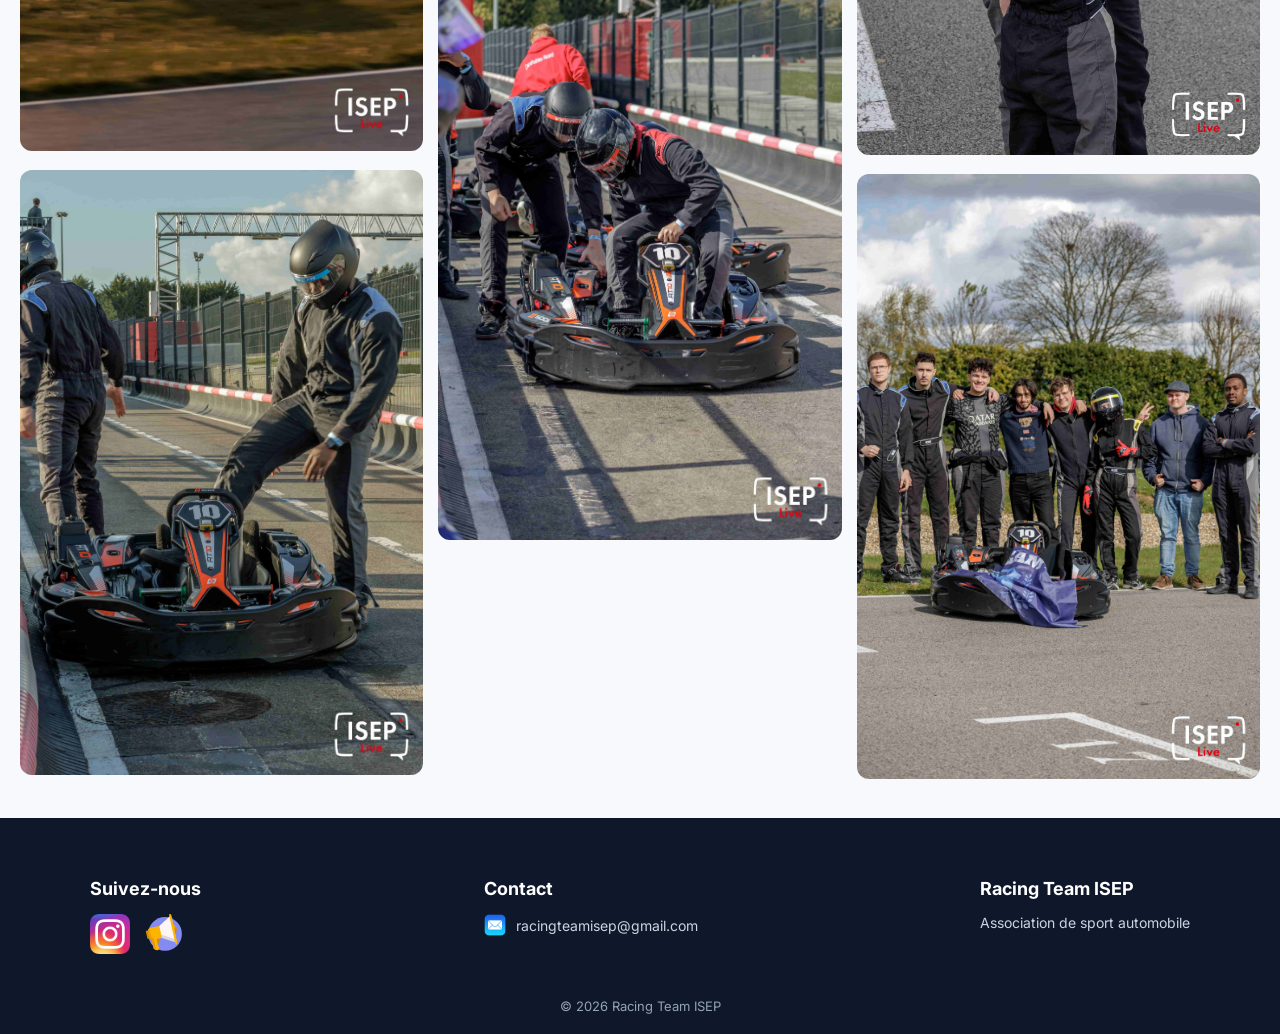
<file: galerie.html>
<!DOCTYPE html>
<html lang="fr">
<head>
    <meta charset="UTF-8">
    <meta name="viewport" content="width=device-width, initial-scale=1.0">
    <title>Galerie - RTI</title>

    <!-- FONT INTER -->
    <link rel="preconnect" href="https://fonts.googleapis.com">
    <link rel="preconnect" href="https://fonts.gstatic.com" crossorigin>
    <link href="https://fonts.googleapis.com/css2?family=Inter:wght@400;500;600;700;800&display=swap" rel="stylesheet">

    <!-- CSS -->
    <link rel="stylesheet" href="style.css">
</head>

<body>

<!-- NAVBAR -->
<header>
    <nav class="navbar">
    <div class="logo">
        <a href="index.html" class="logo-link">
            <img src="assets/images/logos/logo_rti_transparent.png" alt="Logo RTI">
        </a>
    </div>

    <div class="burger" onclick="toggleMenu()">☰</div>

    <ul class="nav-links">
        <li><a href="index.html">Accueil</a></li>
        <li><a href="equipe.html">Équipe</a></li>
        <li><a href="activites.html">Activités</a></li>
        <li><a href="galerie.html">Galerie</a></li>
        <li><a href="partenaires.html">Partenaires</a></li>
        <li><a href="contact.html">Contact</a></li>
    </ul>
    </nav>
</header>

<!-- HEADER -->
<section class="gallery-header">
    <h1>Galerie</h1>
    <p>6H EMOS – Racing Team ISEP</p>
</section>

<!-- GALLERY -->
<section class="gallery">

    <img src="assets/images/galery/1.jpg" class="gallery-img" alt="RTI 6H EMOS 1">
    <img src="assets/images/galery/2.jpg" class="gallery-img" alt="RTI 6H EMOS 2">
    <img src="assets/images/galery/3.jpg" class="gallery-img" alt="RTI 6H EMOS 3">
    <img src="assets/images/galery/4.jpg" class="gallery-img" alt="RTI 6H EMOS 4">
    <img src="assets/images/galery/5.jpg" class="gallery-img" alt="RTI 6H EMOS 5">
    <img src="assets/images/galery/6.jpg" class="gallery-img" alt="RTI 6H EMOS 6">
    <img src="assets/images/galery/7.jpg" class="gallery-img" alt="RTI 6H EMOS 7">
    <img src="assets/images/galery/8.jpg" class="gallery-img" alt="RTI 6H EMOS 8">
    <img src="assets/images/galery/9.jpg" class="gallery-img" alt="RTI 6H EMOS 9">
    <img src="assets/images/galery/10.jpg" class="gallery-img" alt="RTI 6H EMOS 10">
    <img src="assets/images/galery/11.jpg" class="gallery-img" alt="RTI 6H EMOS 11">
    <img src="assets/images/galery/12.jpg" class="gallery-img" alt="RTI 6H EMOS 12">
    <img src="assets/images/galery/13.jpg" class="gallery-img" alt="RTI 6H EMOS 13">
    <img src="assets/images/galery/14.jpg" class="gallery-img" alt="RTI 6H EMOS 14">
    <img src="assets/images/galery/15.jpg" class="gallery-img" alt="RTI 6H EMOS 15">
    <img src="assets/images/galery/16.jpg" class="gallery-img" alt="RTI 6H EMOS 16">
    <img src="assets/images/galery/17.jpg" class="gallery-img" alt="RTI 6H EMOS 17">
    <img src="assets/images/galery/18.jpg" class="gallery-img" alt="RTI 6H EMOS 18">
    <img src="assets/images/galery/19.jpg" class="gallery-img" alt="RTI 6H EMOS 19">
    <img src="assets/images/galery/20.jpg" class="gallery-img" alt="RTI 6H EMOS 20">

</section>

<!-- LIGHTBOX -->
<div class="lightbox" id="lightbox">
    <span class="close">&times;</span>
    <img class="lightbox-img" id="lightbox-img" alt="Image agrandie">
</div>

<!-- SCRIPT -->
<script>
const images = document.querySelectorAll('.gallery-img');
const lightbox = document.getElementById('lightbox');
const lightboxImg = document.getElementById('lightbox-img');
const close = document.querySelector('.lightbox .close');

// OUVERTURE
images.forEach(img => {
    img.addEventListener('click', () => {
        lightbox.style.display = 'flex';
        lightboxImg.src = img.src;
    });
});

// FERMETURE CROIX
close.addEventListener('click', () => {
    lightbox.style.display = 'none';
});

// FERMETURE BACKGROUND
lightbox.addEventListener('click', (e) => {
    if (e.target !== lightboxImg) {
        lightbox.style.display = 'none';
    }
});

// FERMETURE ESC (UX PREMIUM)
document.addEventListener('keydown', (e) => {
    if (e.key === "Escape") {
        lightbox.style.display = 'none';
    }
});
</script>

<!-- FOOTER -->
<footer class="footer-modern">

    <div class="footer-container">

        <div class="footer-col">
            <h3>Suivez-nous</h3>
            <div class="footer-icons">
                <a href="https://instagram.com/racingteamisep" target="_blank">
                    <img src="assets/images/logos/instagram.png" alt="Instagram">
                </a>
                <a href="https://iseplife.fr/club/378238" target="_blank">
                    <img src="assets/images/logos/iseplife.svg" alt="ISEP Life">
                </a>
            </div>
        </div>

        <div class="footer-col">
            <h3>Contact</h3>

            <div class="footer-contact">
                <img src="assets/images/logos/apple_mail.png" alt="Mail">
                <p>
                    <a href="mailto:racingteamisep@gmail.com">
                        racingteamisep@gmail.com
                    </a>
                </p>
            </div>
        </div>

        <div class="footer-col">
            <h3>Racing Team ISEP</h3>
            <p>Association de sport automobile</p>
        </div>

    </div>

    <div class="footer-bottom">
        © 2026 Racing Team ISEP
    </div>

</footer>

<!-- NAVBAR SCROLL -->
<script>
window.addEventListener("scroll", function() {
    const navbar = document.querySelector(".navbar");
    navbar.classList.toggle("scrolled", window.scrollY > 50);
});

function toggleMenu() {
    document.querySelector(".nav-links").classList.toggle("active");
}
</script>

</body>
</html>
</file>
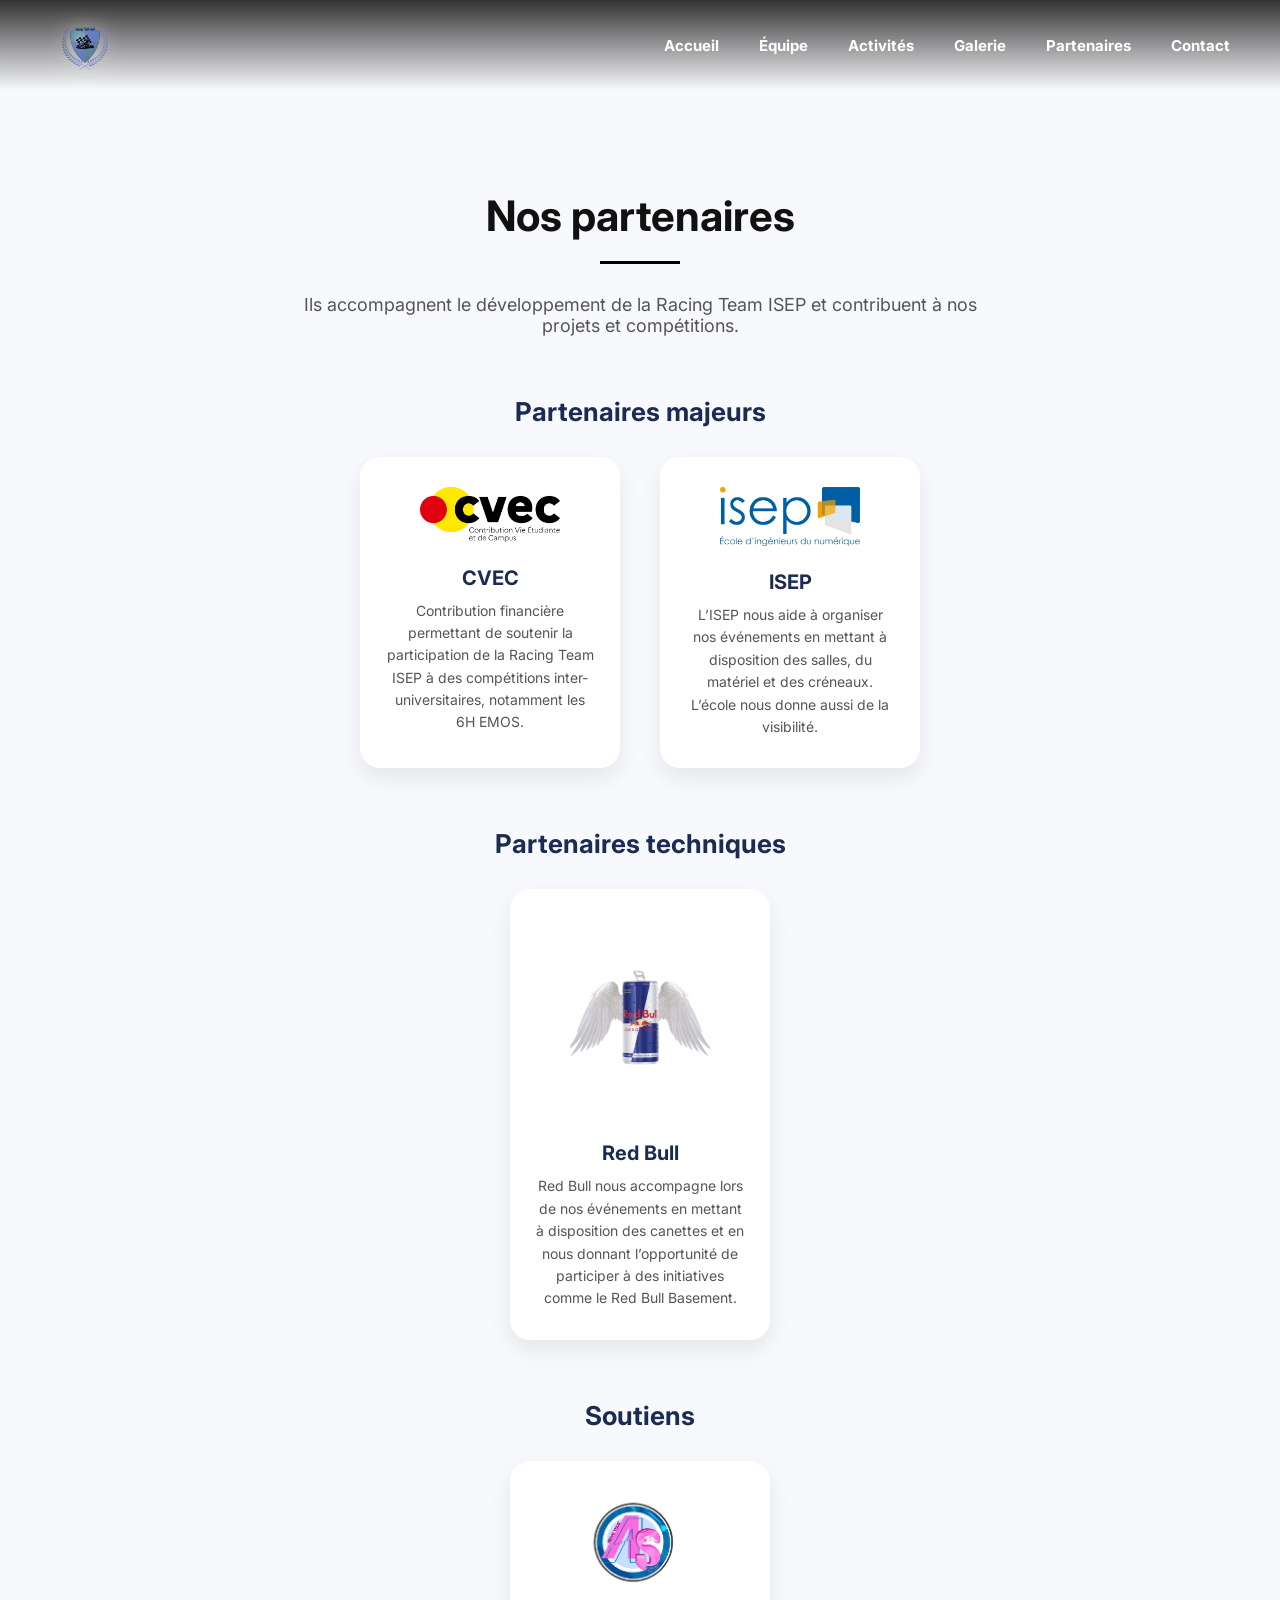
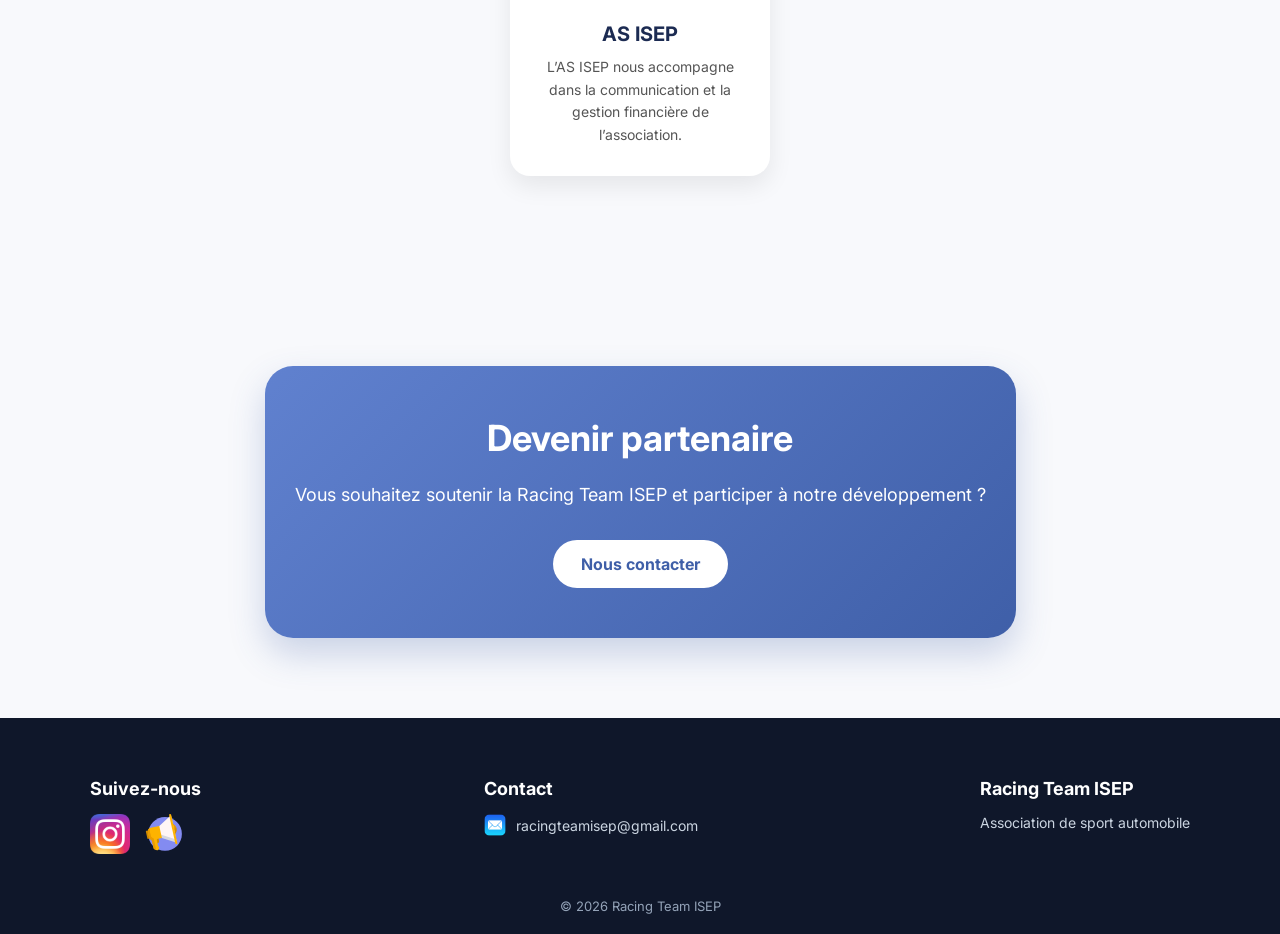
<file: partenaires.html>
<!DOCTYPE html>
<html lang="fr">
<head>
    <meta charset="UTF-8">
    <meta name="viewport" content="width=device-width, initial-scale=1.0">
    <title>Partenariats - RTI</title>

    <!-- FONT INTER -->
    <link rel="preconnect" href="https://fonts.googleapis.com">
    <link rel="preconnect" href="https://fonts.gstatic.com" crossorigin>
    <link href="https://fonts.googleapis.com/css2?family=Inter:wght@400;500;600;700;800&display=swap" rel="stylesheet">

    <!-- CSS -->
    <link rel="stylesheet" href="style.css">

    <!-- ICON -->
    <link rel="icon" type="image/png" href="assets/images/logos/logo_rti_transparent.png">
</head>

<body>

<header>
    <nav class="navbar">
    <div class="logo">
        <a href="index.html" class="logo-link">
            <img src="assets/images/logos/logo_rti_transparent.png" alt="Logo RTI">
        </a>
    </div>

    <div class="burger" onclick="toggleMenu()">☰</div>

    <ul class="nav-links">
        <li><a href="index.html">Accueil</a></li>
        <li><a href="equipe.html">Équipe</a></li>
        <li><a href="activites.html">Activités</a></li>
        <li><a href="galerie.html">Galerie</a></li>
        <li><a href="partenaires.html">Partenaires</a></li>
        <li><a href="contact.html">Contact</a></li>
    </ul>
    </nav>
</header>

<section class="partners-section">

    <h1>Nos partenaires</h1>
    <div class="ligne"></div>

    <p class="intro">
        Ils accompagnent le développement de la Racing Team ISEP et contribuent à nos projets et compétitions.
    </p>

    <!-- PARTENAIRES MAJEURS -->
    <h2 class="category-title">Partenaires majeurs</h2>

    <div class="partners-grid">

        <a href="https://cvec.etudiant.gouv.fr/" target="_blank" class="partner-card">
            <img src="assets/images/sponsors/cvec.png" alt="CVEC">
            <h3>CVEC</h3>
            <p>
                Contribution financière permettant de soutenir la participation de la Racing Team ISEP à des compétitions inter-universitaires, notamment les 6H EMOS.
            </p>
        </a>

        <a href="https://www.isep.fr/" target="_blank" class="partner-card">
            <img src="assets/images/sponsors/isep.png" alt="ISEP">
            <h3>ISEP</h3>
            <p>
                L’ISEP nous aide à organiser nos événements en mettant à disposition des salles, du matériel et des créneaux. L’école nous donne aussi de la visibilité.
            </p>
        </a>

    </div>

    <!-- PARTENAIRES TECHNIQUES -->
    <h2 class="category-title">Partenaires techniques</h2>

    <div class="partners-grid">

        <a href="https://www.redbull.com/fr-fr/energydrink" target="_blank" class="partner-card">
            <img src="assets/images/sponsors/redbull.png" alt="Red Bull">
            <h3>Red Bull</h3>
            <p>
                Red Bull nous accompagne lors de nos événements en mettant à disposition des canettes et en nous donnant l’opportunité de participer à des initiatives comme le Red Bull Basement.
            </p>
        </a>

    </div>

    <!-- SOUTIENS -->
    <h2 class="category-title">Soutiens</h2>

    <div class="partners-grid">

        <a href="https://www.instagram.com/as.isep/" target="_blank" class="partner-card">
            <img src="assets/images/sponsors/as.png" alt="AS ISEP">
            <h3>AS ISEP</h3>
            <p>
                L’AS ISEP nous accompagne dans la communication et la gestion financière de l’association.
            </p>
        </a>

    </div>

</section>

<!-- CTA -->
<section class="cta-section">
    <h2>Devenir partenaire</h2>
    <p>Vous souhaitez soutenir la Racing Team ISEP et participer à notre développement ?</p>
    <a href="contact.html" class="cta-button">Nous contacter</a>
</section>

<!-- FOOTER -->

<footer class="footer-modern">

    <div class="footer-container">

        <!-- COLONNE 1 -->
        <div class="footer-col">
            <h3>Suivez-nous</h3>
            <div class="footer-icons">
                <a href="https://instagram.com/racingteamisep" target="_blank">
                    <img src="assets/images/logos/instagram.png" alt="Instagram">
                </a>
                <a href="https://iseplife.fr/club/378238" target="_blank">
                    <img src="assets/images/logos/iseplife.svg" alt="ISEP Life">
                </a>
            </div>
        </div>

        <!-- COLONNE 2 -->
        <div class="footer-col">
            <h3>Contact</h3>

            <div class="footer-contact">
                <img src="assets/images/logos/apple_mail.png" alt="Mail">
                <p>
                    <a href="mailto:racingteamisep@gmail.com">
                        racingteamisep@gmail.com
                    </a>
                </p>
            </div>

        </div>

        <!-- COLONNE 3 -->
        <div class="footer-col">
            <h3>Racing Team ISEP</h3>
            <p>Association de sport automobile</p>
        </div>

    </div>

    <div class="footer-bottom">
        © 2026 Racing Team ISEP
    </div>

</footer>

<script>
window.addEventListener("scroll", function() {
    const navbar = document.querySelector(".navbar");
    navbar.classList.toggle("scrolled", window.scrollY > 50);
});

function toggleMenu() {
    document.querySelector(".nav-links").classList.toggle("active");
}
</script>

</body>
</html>
</file>
<file: style.css>
* {
    margin: 0;
    padding: 0;
    box-sizing: border-box;
}

html, body {
    height: 100%;
}

body {
    font-family: 'Inter', sans-serif;
    padding-top: 90px;
    display: flex;
    flex-direction: column;
    background: #f8f9fc;
    color: #111;
}

/* NAVBAR RACING PREMIUM */

.navbar {
    position: fixed;
    top: 0;
    width: 100%;
    height: 90px;

    display: flex;
    align-items: center;
    justify-content: space-between;

    padding: 0 50px;

    background: linear-gradient(to bottom, rgba(0,0,0,0.8), rgba(0,0,0,0));
    backdrop-filter: blur(4px);

    z-index: 1000;
    transition: all 0.3s ease;
}

.navbar.scrolled {
    background: rgba(0, 0, 0, 0.92);
    backdrop-filter: blur(10px);
    box-shadow: 0 5px 20px rgba(0,0,0,0.35);
}

/* LOGO */
.logo img {
    height: 70px;
    filter: drop-shadow(0 0 10px rgba(255,255,255,0.4));
    transition: 0.3s;
}

.logo img:hover {
    transform: scale(1.05);
}

.logo-text {
    display: none;
}

.nav-links {
    display: flex;
    gap: 40px;
    list-style: none;
}

/* MENU */
.nav-links a {
    text-decoration: none;
    color: white;
    font-weight: 700;
    font-size: 15px;
    position: relative;
    transition: 0.3s;
}

.nav-links a::after {
    content: "";
    position: absolute;
    width: 0%;
    height: 2px;
    bottom: -6px;
    left: 0;
    background: white;
    transition: 0.3s;
}

.nav-links a:hover::after {
    width: 100%;
}

.nav-links a:hover {
    opacity: 0.7;
}


.hero {
    min-height: calc(100vh - 90px);
    background: url("assets/images/team/team_banner.jpg") no-repeat center center/cover;
    position: relative;
    display: flex;
    align-items: center;
    justify-content: center;
    transition: background-image 1s ease-in-out;
    overflow: hidden;
}

.overlay {
    position: absolute;
    inset: 0;
    background: rgba(0,0,0,0.6);
}

.hero-content {
    position: relative;
    z-index: 2;
    text-align: center;
    color: white;
    display: flex;
    flex-direction: column;
    align-items: center;
    justify-content: center;
    width: 100%;
    padding: 20px;
    animation: fadeHero 1.2s ease;
}

.hero-logo {
    width: 190px;
    margin-bottom: 20px;
    filter: drop-shadow(0 0 10px rgba(255,255,255,0.3));
}

.hero h1 {
    font-size: 56px;
    font-weight: 800;
    letter-spacing: -1px;
}


.hero-subtitle {
    font-size: 22px;
    margin-bottom: 35px;
    max-width: 800px;
    line-height: 1.6;
}

/* BOUTONS HERO */

.hero-buttons {
    display: flex;
    justify-content: center;
    flex-wrap: wrap;
    gap: 16px;
    margin-bottom: 30px;
}

.hero-btn {
    text-decoration: none;
    padding: 14px 26px;
    border-radius: 999px;
    font-weight: bold;
    font-size: 15px;
    transition: all 0.3s ease;
}

.hero-btn:hover {
    transform: translateY(-3px) scale(1.05);
}

.hero-btn-primary {
    background: #6081cf;
    color: white;
    border: 2px solid #6081cf;
}

.hero-btn-primary:hover {
    background: #4f6fba;
}

.hero-btn-secondary {
    background: transparent;
    color: white;
    border: 2px solid white;
}

.hero-btn-secondary:hover {
    background: white;
    color: #1c2b52;
}

@keyframes fadeHero {
    from {
        opacity: 0;
        transform: translateY(30px);
    }
    to {
        opacity: 1;
        transform: translateY(0);
    }
}




/* HERO PAGE EQUIPE */

.team-hero {
    background: linear-gradient(135deg, #6081cf, #3f5fa8);
    color: white;
    padding: 80px 20px;
    text-align: center;
}

.team-hero-content {
    max-width: 900px;
    margin: 0 auto;
}

.team-hero h1 {
    font-size: 48px;
    margin-bottom: 20px;
}

.team-hero p {
    font-size: 18px;
    line-height: 1.7;
}

/* ICONES */

.socials {
    margin-top: 20px;
}

.icon {
    width: 40px;
    margin: 10px;
    transition: transform 0.3s;
}

.icon:hover {
    transform: scale(1.1);
}

.socials a {
    text-decoration: none;
    display: inline-block;
}

/* ABOUT */

.about {
    max-width: 1000px;
    margin: 60px auto 0 auto;
    padding: 0 20px;
    text-align: center;
}

.about h2 {
    font-size: 36px;
    margin-bottom: 30px;
    color: #1c2b52;
}

.about p {
    text-align: justify;
    font-size: 18px;
    line-height: 1.8;
    margin-bottom: 20px;
}

/* PHOTO EQUIPE */

.team-photo-section {
    max-width: 1200px;
    margin: 70px auto 0 auto;
    padding: 0 20px;
    text-align: center;
}

.team-photo-section h2 {
    font-size: 36px;
    margin-bottom: 30px;
    color: #1c2b52;
}

.team-photo {
    width: 100%;
    max-width: 950px;
    border-radius: 24px;
    box-shadow: 0 12px 30px rgba(0,0,0,0.15);
    transition: transform 0.3s ease;
}

.team-photo:hover {
    transform: scale(1.01);
}

/* STATS */

.stats-section {
    max-width: 1200px;
    margin: 80px auto 0 auto;
    padding: 0 20px;
    text-align: center;
}

.stats-section h2 {
    font-size: 36px;
    margin-bottom: 35px;
    color: #1c2b52;
}

.stats-container {
    display: grid;
    grid-template-columns: repeat(auto-fit, minmax(160px, 1fr));
    gap: 20px;
}

.stat-card {
    background: white;
    border-radius: 20px;
    padding: 30px 20px;
    box-shadow: 0 10px 25px rgba(0,0,0,0.08);
    transition: transform 0.3s ease, box-shadow 0.3s ease;
}

.stat-card:hover {
    transform: translateY(-8px);
    box-shadow: 0 14px 30px rgba(0,0,0,0.12);
}

.stat-card h3 {
    font-size: 34px;
    color: #6081cf;
    margin-bottom: 10px;
}

.stat-card p {
    font-size: 16px;
    font-weight: bold;
    color: #333;
}

/* POLES */

.poles-section {
    max-width: 1200px;
    margin: 80px auto 0 auto;
    padding: 0 20px;
    text-align: center;
}

.poles-section h2 {
    font-size: 36px;
    margin-bottom: 35px;
    color: #1c2b52;
}

.poles-container {
    display: grid;
    grid-template-columns: repeat(auto-fit, minmax(240px, 1fr));
    gap: 25px;
}

.pole-card {
    background: white;
    border-radius: 22px;
    padding: 30px 25px;
    box-shadow: 0 10px 25px rgba(0,0,0,0.08);
    text-align: left;
    border-top: 5px solid #6081cf;
    transition: transform 0.3s ease, box-shadow 0.3s ease;
}

.pole-card:hover {
    transform: translateY(-8px);
    box-shadow: 0 14px 30px rgba(0,0,0,0.12);
}

.pole-card h3 {
    font-size: 24px;
    margin-bottom: 15px;
    color: #1c2b52;
}

.pole-card p {
    font-size: 16px;
    line-height: 1.7;
    color: #333;
}

/* MEMBRES */

.members-section {
    max-width: 1300px;
    margin: 80px auto 0 auto;
    padding: 0 20px;
    text-align: center;
}

.members-section h2 {
    font-size: 36px;
    margin-bottom: 40px;
    color: #1c2b52;
}

.team-container {
    display: grid;
    grid-template-columns: repeat(auto-fit, minmax(240px, 1fr));
    gap: 30px;
}

.member {
    background: white;
    border-radius: 24px;
    padding: 25px 20px 30px 20px;
    box-shadow: 0 10px 25px rgba(0,0,0,0.08);
    text-align: center;
    transition: transform 0.3s ease, box-shadow 0.3s ease;
}

.member:hover {
    transform: translateY(-10px);
    box-shadow: 0 16px 35px rgba(0,0,0,0.13);
}

.member img {
    width: 140px;
    height: 140px;
    object-fit: cover;
    object-position: center top;
    border-radius: 50%;
    margin-bottom: 18px;
    border: 4px solid #eef2ff;
}

.member h3 {
    font-size: 22px;
    margin-bottom: 8px;
    color: #1c2b52;
}

.member span {
    display: inline-block;
    margin-bottom: 14px;
    padding: 8px 14px;
    background: #eef2ff;
    color: #4c67b2;
    border-radius: 999px;
    font-size: 14px;
    font-weight: bold;
}

.member p {
    font-size: 15px;
    line-height: 1.6;
    color: #444;
}

/* PARTENAIRES */

.partenaires {
    text-align: center;
    padding: 100px 20px;
}

.partenaires h1 {
    font-size: 40px;
    margin-bottom: 20px;
}

.ligne {
    width: 80px;
    height: 3px;
    background: black;
    margin: 0 auto 30px auto;
}

.partenaires h2 {
    font-size: 24px;
    margin-bottom: 40px;
}

.logos-container {
    display: flex;
    justify-content: center;
    align-items: center;
    flex-wrap: wrap;
    gap: 40px;
}

.logos-container img {
    width: 150px;
    object-fit: contain;
    transition: transform 0.3s;
}

.logos-container img:hover {
    transform: scale(1.1);
}

/* CONTACT */

.contact {
    text-align: center;
    padding: 120px 20px;
}

.contact h1 {
    font-size: 40px;
    margin-bottom: 10px;
}

.contact h2 {
    font-size: 24px;
    margin-bottom: 40px;
}

.contact-card {
    background: #f5f5f5;
    padding: 30px;
    border-radius: 15px;
    display: inline-block;
    margin-bottom: 40px;
    box-shadow: 0 5px 15px rgba(0,0,0,0.1);
}

.contact-card p {
    margin: 5px 0;
}

.contact h3 {
    margin-top: 20px;
    font-size: 22px;
}

.map {
    width: 80%;
    max-width: 600px;
    margin-top: 20px;
    border-radius: 15px;
    transition: transform 0.3s;
}

.map:hover {
    transform: scale(1.03);
}

/* CTA */

.cta-section {
    max-width: 1000px;
    margin: 90px auto 80px auto;
    padding: 50px 30px;
    background: linear-gradient(135deg, #6081cf, #3f5fa8);
    color: white;
    border-radius: 28px;
    text-align: center;
    box-shadow: 0 16px 35px rgba(64, 95, 168, 0.25);
}

.cta-section h2 {
    font-size: 36px;
    margin-bottom: 20px;
}

.cta-section p {
    font-size: 18px;
    line-height: 1.7;
    max-width: 760px;
    margin: 0 auto 30px auto;
}

.cta-button {
    display: inline-block;
    background: white;
    color: #3f5fa8;
    text-decoration: none;
    font-weight: bold;
    padding: 14px 28px;
    border-radius: 999px;
    transition: transform 0.3s ease, background 0.3s ease;
}

.cta-button:hover {
    transform: scale(1.05);
    background: #f0f3ff;
}

/* FOOTER */

.footer {
    background: #6081cf;
    color: white;
    display: flex;
    justify-content: space-between;
    align-items: center;
    padding: 20px 40px;
    margin-top: auto;
}

.footer-left {
    display: flex;
    align-items: center;
    gap: 15px;
}

.footer-left p {
    margin-right: 10px;
}

.footer-icon {
    width: 30px;
    transition: transform 0.3s;
}

.footer-icon:hover {
    transform: scale(1.2);
}

.footer-center a {
    color: white;
    text-decoration: none;
    font-weight: bold;
}

.footer-center a:hover {
    text-decoration: underline;
}

.footer-right {
    font-weight: bold;
}

/* DIVERS */

a {
    outline: none;
}

.logos-container a {
    display: inline-block;
}

.logo-link {
    display: flex;
    align-items: center;
    gap: 10px;
    text-decoration: none;
}

.logo-text {
    display: none;
}

.activites {
    padding: 80px 50px;
    text-align: center;
}

.activites h1 {
    font-size: 40px;
    margin-bottom: 50px;
}

.activites-container {
    display: flex;
    justify-content: center;
    gap: 50px;
    flex-wrap: wrap;
}

.activite {
    width: 500px;
    text-align: center;
}

.activite-img {
    width: 100%;
    border-radius: 10px;
}

.activite h2 {
    font-size: 26px;
    margin: 15px 0;
}

.activite p {
    font-size: 16px;
    line-height: 1.6;
}

/* RESPONSIVE */

@media (max-width: 900px) {
    .navbar {
        padding: 0 20px;
    }

    .nav-links {
        gap: 18px;
    }

    .team-hero h1,
    .about h2,
    .team-photo-section h2,
    .stats-section h2,
    .poles-section h2,
    .members-section h2,
    .cta-section h2 {
        font-size: 30px;
    }

    .about p,
    .team-hero p,
    .cta-section p {
        font-size: 16px;
    }

    .footer {
        flex-direction: column;
        gap: 15px;
        text-align: center;
    }
    .hero h1 {
    font-size: 28px;
}

    .hero-subtitle {
    font-size: 16px;
    }
}

@media (max-width: 700px) {
    body {
        padding-top: 70px;
    }

    .navbar {
        height: 70px;
        padding: 0 15px;
    }

    .logo img {
        height: 50px;
    }

    .nav-links {
    display: none;
    }

    .team-hero {
        padding: 60px 15px;
    }

    .team-hero h1 {
        font-size: 34px;
    }

    .about,
    .team-photo-section,
    .stats-section,
    .poles-section,
    .members-section {
        margin-top: 50px;
    }

    .cta-section {
        margin: 60px 20px;
        padding: 35px 20px;
    }
    .hero-buttons {
    flex-direction: column;
    align-items: center;
    }

    .hero-btn {
    width: 90%;
    max-width: 280px;
    }

    .hero {
    min-height: calc(100vh - 70px);
    }
}

/* PARTENAIRES PREMIUM */

.partners-section {
    text-align: center;
    padding: 100px 20px;
}

.partners-section h1 {
    font-size: 42px;
    margin-bottom: 20px;
}

.intro {
    max-width: 700px;
    margin: 0 auto 50px auto;
    font-size: 18px;
    color: #555;
}

.category-title {
    font-size: 26px;
    margin: 60px 0 30px;
    color: #1c2b52;
}

/* GRID */

.partners-grid {
    display: flex;
    justify-content: center;
    gap: 40px;
    flex-wrap: wrap;
}

/* CARTE PARTENAIRE */

.partner-card {
    background: white;
    border-radius: 20px;
    padding: 30px 25px;
    width: 260px;
    text-decoration: none;
    color: inherit;
    box-shadow: 0 10px 25px rgba(0,0,0,0.08);
    transition: 0.3s;
}

.partner-card:hover {
    transform: translateY(-10px);
    box-shadow: 0 16px 35px rgba(0,0,0,0.15);
}

.partner-card img {
    width: 140px;
    margin-bottom: 20px;
    object-fit: contain;
}

.partner-card h3 {
    font-size: 20px;
    margin-bottom: 10px;
    color: #1c2b52;
}

.partner-card p {
    font-size: 14px;
    line-height: 1.6;
    color: #555;
}

/* CONTACT PREMIUM */

.contact-section {
    text-align: center;
    padding: 100px 20px;
}

.contact-section h1 {
    font-size: 42px;
    margin-bottom: 10px;
}

.contact-subtitle {
    font-size: 20px;
    color: #555;
    margin-bottom: 50px;
}

/* GRID */

.contact-grid {
    display: flex;
    justify-content: center;
    gap: 40px;
    flex-wrap: wrap;
}

/* CARTE CONTACT */

.contact-card-premium {
    background: white;
    border-radius: 22px;
    padding: 30px 25px;
    width: 260px;
    box-shadow: 0 10px 25px rgba(0,0,0,0.08);
    transition: 0.3s;
}

.contact-card-premium:hover {
    transform: translateY(-10px);
    box-shadow: 0 16px 35px rgba(0,0,0,0.15);
}

.contact-card-premium img {
    width: 110px;
    height: 110px;
    object-fit: cover;
    border-radius: 50%;
    margin-bottom: 15px;
}

.contact-card-premium h3 {
    font-size: 20px;
    margin-bottom: 5px;
}

.contact-card-premium span {
    display: inline-block;
    margin-bottom: 15px;
    padding: 6px 12px;
    background: #eef2ff;
    color: #4c67b2;
    border-radius: 999px;
    font-size: 13px;
    font-weight: bold;
}

.contact-card-premium p {
    font-size: 14px;
    margin: 5px 0;
}

/* MAP */

.map-section {
    text-align: center;
    margin: 80px 20px;
}

.map-section h2 {
    font-size: 30px;
    margin-bottom: 20px;
}

.map-premium {
    width: 80%;
    max-width: 600px;
    border-radius: 20px;
    transition: 0.3s;
}

.map-premium:hover {
    transform: scale(1.03);
}

.address {
    margin-top: 15px;
    font-size: 16px;
    color: #555;
}

/* HERO ACTIVITES */

.activites-hero {
    height: 300px;
    background: linear-gradient(135deg, #6081cf, #3f5fa8);
    color: white;
    display: flex;
    flex-direction: column;
    justify-content: center;
    align-items: center;
}

.activites-hero h1 {
    font-size: 48px;
    margin-bottom: 10px;
}

.activites-hero p {
    font-size: 18px;
}

/* CARTES */

.activites-cards {
    display: flex;
    justify-content: center;
    gap: 40px;
    padding: 80px 40px;
    flex-wrap: wrap;
    max-width: 1200px;
    margin: auto;
}

.card {
    width: 420px;
    border-radius: 20px;
    overflow: hidden;
    box-shadow: 0 10px 25px rgba(0,0,0,0.1);
    transition: 0.3s;
    background: white;
}

.card:hover {
    transform: translateY(-10px);
}

.card img {
    width: 100%;
    height: 260px;
    object-fit: cover;
}

.card-content {
    padding: 20px;
    text-align: center;
}

.card h2 {
    margin-bottom: 15px;
}

.card button {
    padding: 10px 20px;
    border: none;
    background: #6081cf;
    color: white;
    border-radius: 20px;
    cursor: pointer;
    transition: 0.3s;
}

.card button:hover {
    background: #4f6fba;
}

/* POPUP */

.popup {
    display: none;
    position: fixed;
    inset: 0;
    background: rgba(0,0,0,0.75);
    justify-content: center;
    align-items: center;
    z-index: 2000;
    padding: 20px;
}

.popup-content {
    background: white;
    padding: 35px;
    width: 100%;
    max-width: 750px;
    border-radius: 25px;
    position: relative;
    max-height: 85vh;
    overflow-y: auto;
}

.popup-img {
    width: 100%;
    margin-bottom: 20px;
    border-radius: 15px;
}

.popup .close {
    position: absolute;
    top: 15px;
    right: 15px;
    width: 40px;
    height: 40px;
    background: white;
    border-radius: 50%;
    display: flex;
    align-items: center;
    justify-content: center;
    font-size: 28px;
    cursor: pointer;
    box-shadow: 0 5px 15px rgba(0,0,0,0.2);
}

/* FOOTER MODERNE */

.footer-modern {
    background: #0f172a;
    color: white;
    padding: 60px 20px 20px;
}

.footer-container {
    max-width: 1100px;
    margin: auto;
    display: flex;
    justify-content: space-between;
    flex-wrap: wrap;
    gap: 40px;
}

.footer-col h3 {
    margin-bottom: 15px;
    font-size: 18px;
}

.footer-col p {
    font-size: 14px;
    color: #cbd5e1;
}

.footer-icons {
    display: flex;
    gap: 15px;
}

.footer-icons img {
    width: 40px;
    transition: 0.3s;
}

.footer-icons img:hover {
    transform: scale(1.2);
}

/* CONTACT AVEC LOGO */

.footer-contact {
    display: flex;
    align-items: center;
    gap: 10px;
}

.footer-contact img {
    width: 22px;
}

.footer-contact a {
    color: #cbd5e1;
    text-decoration: none;
}

.footer-contact a:hover {
    text-decoration: underline;
}

/* BAS DU FOOTER */

.footer-bottom {
    text-align: center;
    margin-top: 40px;
    font-size: 13px;
    color: #94a3b8;
}

/* RESPONSIVE */

@media (max-width: 700px) {
    .footer-container {
        flex-direction: column;
        text-align: center;
        align-items: center;
    }

    .footer-contact {
        justify-content: center;
    }

    .activites-cards {
        padding: 40px 20px;
        gap: 25px;
    }

    .card {
        width: 100%;
        max-width: 320px;
    }
}

/* ===== GALERIE ===== */

.gallery-header {
    text-align: center;
    padding: 120px 20px 40px;
}

.gallery-header h1 {
    font-size: 42px;
    margin-bottom: 10px;
}

.gallery-header p {
    color: #666;
}

/* GRID STYLE PINTEREST */
.gallery {
    column-count: 3;
    column-gap: 15px;
    padding: 20px;
}

.gallery-img {
    width: 100%;
    margin-bottom: 15px;
    border-radius: 12px;
    cursor: pointer;
    transition: 0.3s;

    break-inside: avoid;
}

.gallery-img:hover {
    transform: scale(1.02);
}

@media (max-width: 900px) {
    .gallery {
        display: grid;
        grid-template-columns: repeat(2, 1fr);
        gap: 10px;
    }
}

@media (max-width: 500px) {
    .gallery {
        grid-template-columns: 1fr;
    }
}

    @media (max-width: 900px) {
    .gallery-img {
        break-inside: auto;
        margin-bottom: 0;
    }
    }


/* LIGHTBOX */
.lightbox {
    display: none;
    position: fixed;
    z-index: 2000;
    top: 0;
    left: 0;
    width: 100%;
    height: 100%;

    background: rgba(0,0,0,0.9);
    justify-content: center;
    align-items: center;
}

.lightbox-img {
    max-width: 90%;
    max-height: 90%;
    border-radius: 10px;
}

.lightbox .close {
    position: absolute;
    top: 30px;
    right: 40px;
    font-size: 40px;
    color: white;
    cursor: pointer;
}

.card img {
    transition: transform 0.4s ease;
}

.card:hover img {
    transform: scale(1.05);
}



/* BURGER */
.burger {
    display: none;
    font-size: 28px;
    color: white;
    cursor: pointer;
}

/* MOBILE */
@media (max-width: 900px) {

    .burger {
        display: block;
    }

    .nav-links {
        position: absolute;
        top: 70px;
        right: 0;
        width: 100%;
        background: rgba(0,0,0,0.95);

        flex-direction: column;
        align-items: center;
        gap: 25px;

        padding: 30px 0;

        display: none;
    }

    .nav-links.active {
        display: flex;
    }

    .nav-links a {
        font-size: 18px;
    }
}

body {
    overflow-x: hidden;
}
</file>
